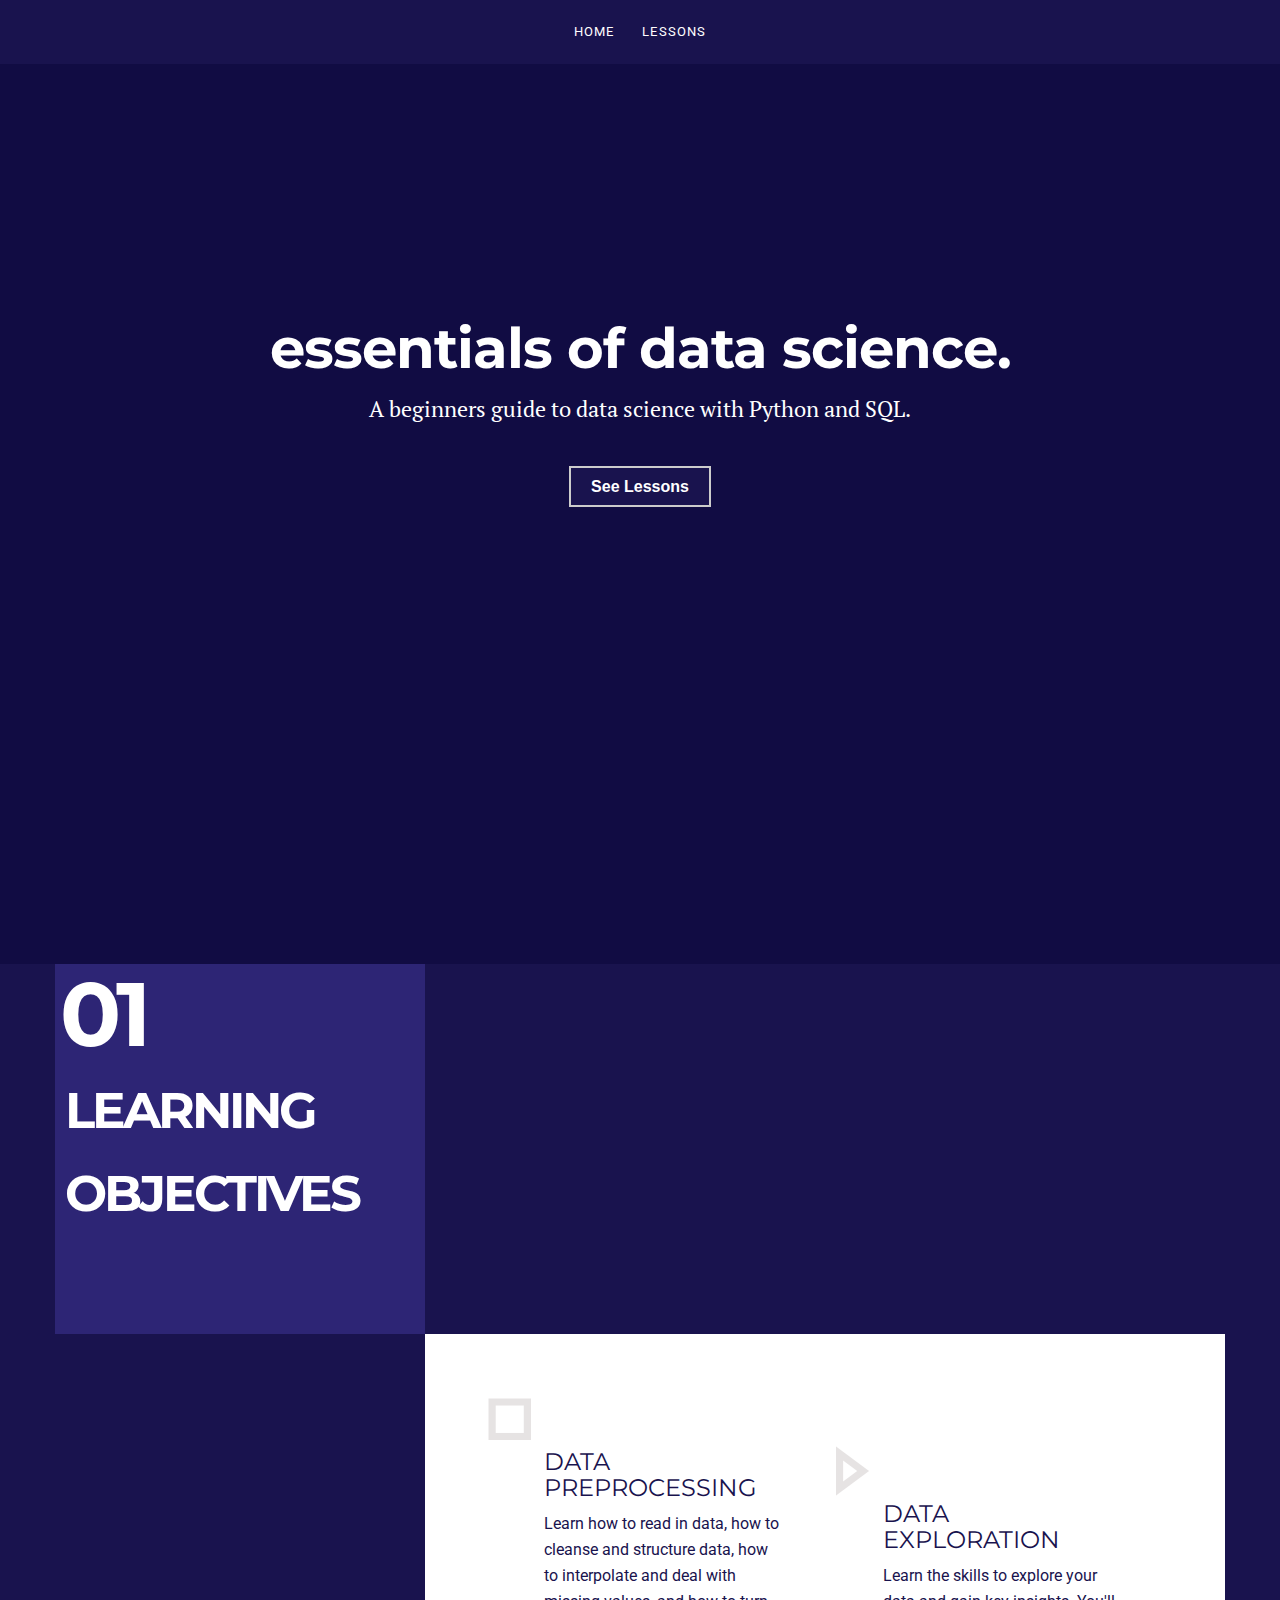
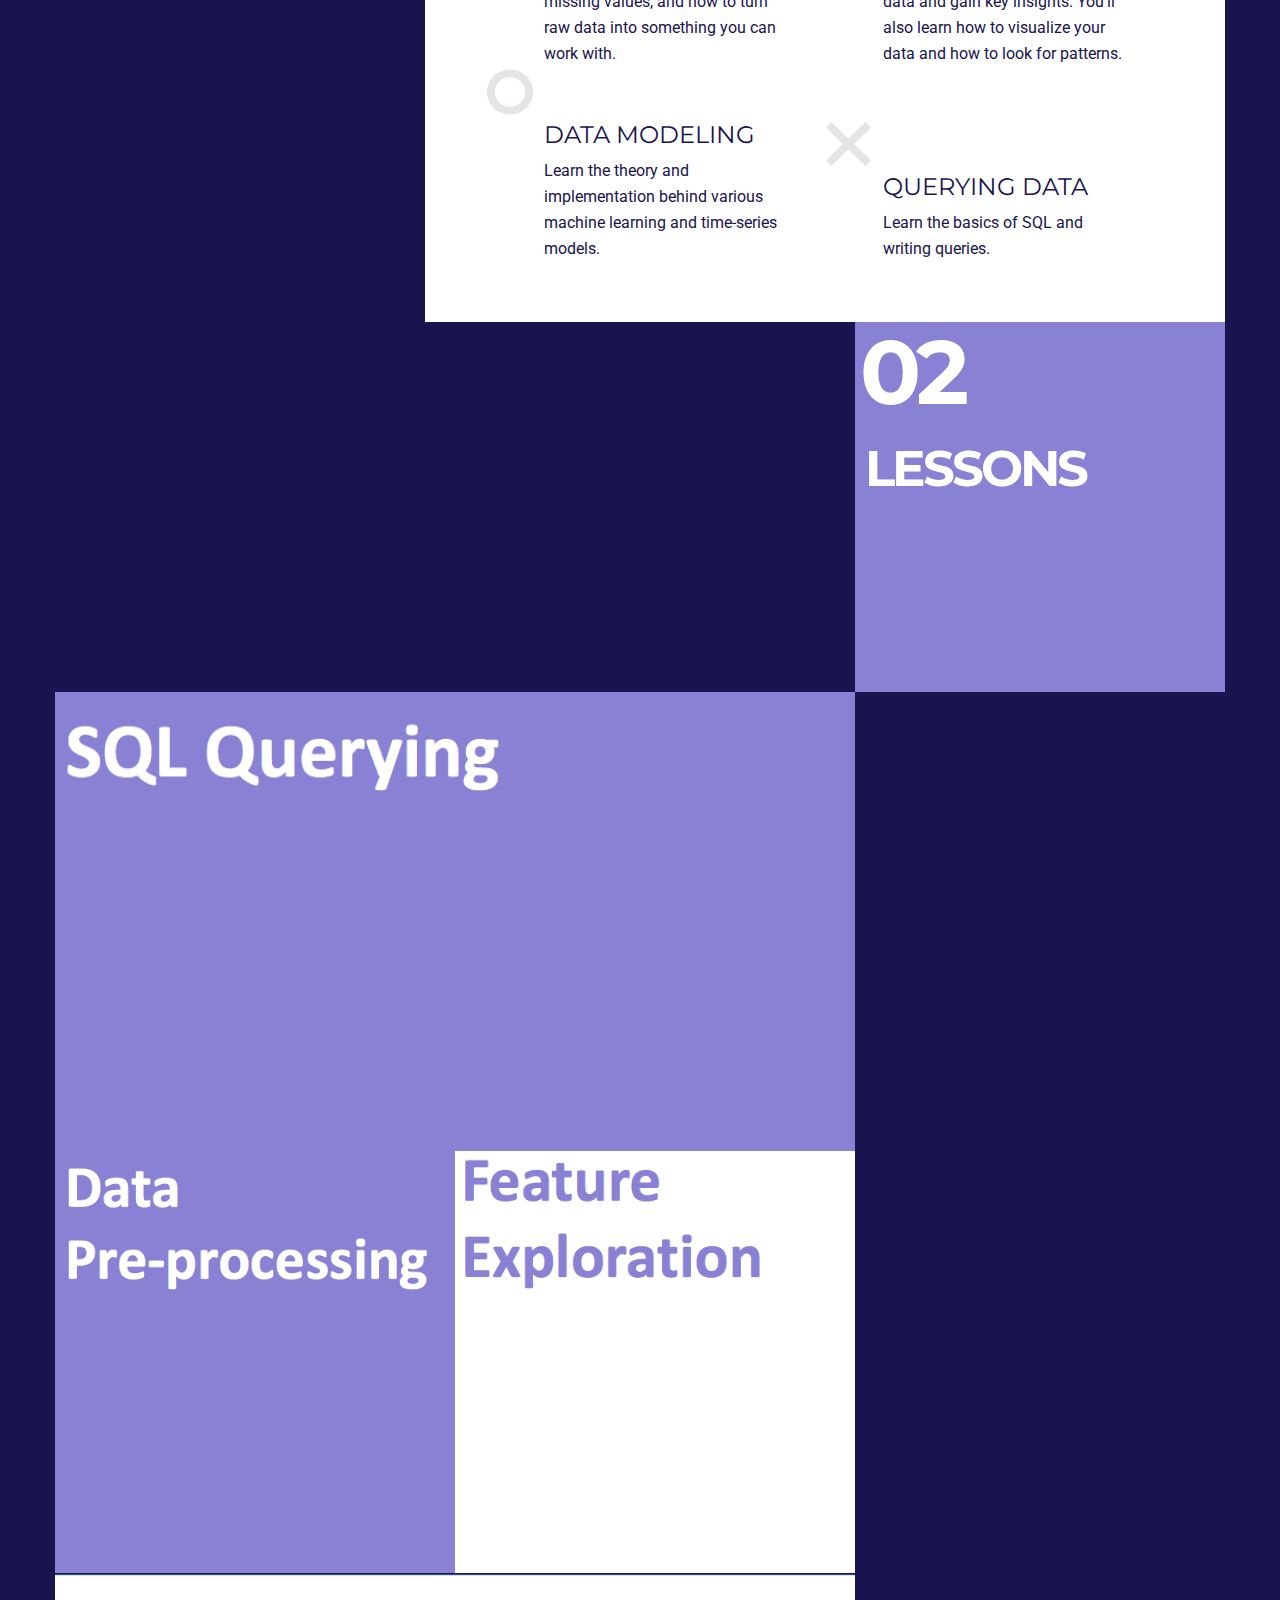
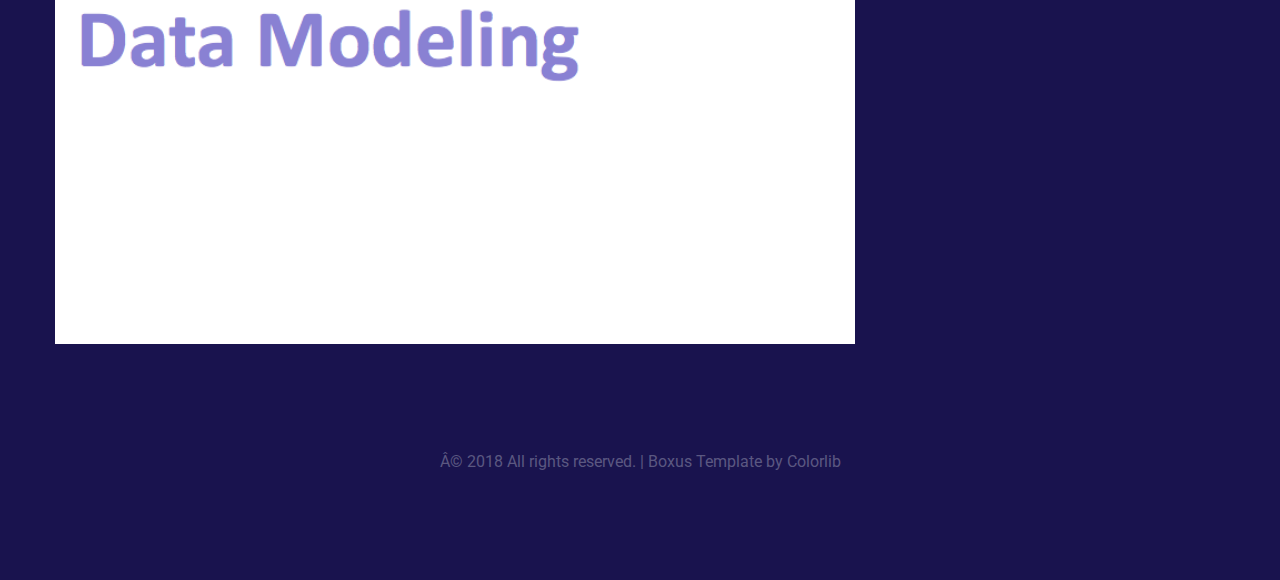
<file: index.html>
<!DOCTYPE HTML> 
<html lang="en-US">
    <head>
        <title>Essentials of Data Science</title>
        <meta https-equiv="Content-Type" content="text/html; charset=UTF-8">
        <meta name="description" content="Template by Colorlib" />
        <meta name="keywords" content="HTML, CSS, JavaScript, PHP" />
        <meta name="author" content="Colorlib" />
        <meta name="viewport" content="width=device-width, initial-scale=1, maximum-scale=1">
 
        <link rel="shortcut icon" href="images/favicon.png" />
        <link href='https://fonts.googleapis.com/css?family=Roboto:300,400,400i,700,700i,900|Montserrat:400,700|PT+Serif' rel='stylesheet' type='text/css'>
        <link rel="stylesheet" type="text/css"  href='css/clear.css' />
        <link rel="stylesheet" type="text/css"  href='css/common.css' />
        <link rel="stylesheet" type="text/css"  href='css/font-awesome.min.css' />
        <link rel="stylesheet" type="text/css"  href='css/carouFredSel.css' />
        <link rel="stylesheet" type="text/css"  href='css/prettyPhoto.css' />
        <link rel="stylesheet" type="text/css"  href='css/sm-clean.css' />
        <link rel="stylesheet" type="text/css"  href='style.css' />

        <!--[if lt IE 9]>
                <script src="js/html5.js"></script>
        <![endif]-->

    </head>
    <body>

        <!-- Preloader Gif -->
        <table class="doc-loader">
            <tr>
                <td>
                    <img src="images/logo.png" alt="Loading..." />
                </td>
            </tr>
        </table>

        <!-- Menu -->
        <div class="menu-wrapper center-relative">
            <nav id="header-main-menu">
                <div class="mob-menu">MENU</div>
                <ul class="main-menu sm sm-clean">
                    <li><a href="#home">Home</a></li>
                    <li><a href="lessons.html">Lessons</a></li>
                </ul>
            </nav>
        </div>



        <!-- Home -->

        <div id="home" class="section intro-page">
            <div class="block content-1170 center-relative center-text">
                <br><br><br><br><br><br>
                <h1 class="big-title">essentials of data science. </h1>
                <p class="title-desc">A beginners guide to data science with Python and SQL. </p>
                <br><br> 
                <a href="lessons.html" class="lesson-redirect">See Lessons</a>
            </div>
        </div>
        



        <!-- What You'll Learn -->

        <div id="services" class="section">
            <div class="block content-1170 center-relative">
                <div class="section-title-holder left">
                    <div class="section-num">
                        <span>01</span>
                    </div>
                    <h2 class="entry-title">LEARNING <br> OBJECTIVES</h2>
                </div>
                <div class="section-content-holder right">
                    <div class="content-wrapper">
                        <script>
                            var slider1_speed = "500";
                            var slider1_auto = "false";
                            var slider1_hover = "true";
                        </script>
                        <div class="image-slider-wrapper relative service slider1">
                            <a id="slider1_next" class="image_slider_next" href ="#"></a>

                            <ul id="slider1" class="image-slider slides">
                                <li>
                                    <div class="service-holder ">
                                        <img src="demo-images/icon_01.png" alt="">
                                        <div class="service-content-holder">
                                            <div class="service-title">DATA PREPROCESSING</div>
                                            <div class="service-content">
                                                Learn how to read in data, how to cleanse and structure data, how to interpolate and deal with missing values, and how to turn raw data into something you can work with.<br />
                                            </div>
                                        </div>
                                    </div>
                                    <div class="service-holder ">
                                        <img src="demo-images/icon_02.png" alt="">
                                        <div class="service-content-holder">
                                            <div class="service-title">DATA EXPLORATION</div>
                                            <div class="service-content">
                                                Learn the skills to explore your data and gain key insights. You'll also learn how to visualize your data and how to look for patterns.<br />
                                            </div>
                                        </div>
                                    </div>
                                    <div class="service-holder ">
                                        <img src="demo-images/icon_03.png" alt="">
                                        <div class="service-content-holder">
                                            <div class="service-title">DATA MODELING</div>
                                            <div class="service-content">
                                                Learn the theory and implementation behind various machine learning and time-series models.  <br />
                                            </div>
                                        </div>
                                    </div>
                                    <div class="service-holder ">
                                        <img src="demo-images/icon_04.png" alt="">
                                        <div class="service-content-holder">
                                            <div class="service-title">QUERYING DATA</div>
                                            <div class="service-content">
                                                Learn the basics of SQL and writing queries. <br />
                                            </div>
                                        </div>
                                    </div>
                                </li>
                                <li>
                                    <div class="service-holder ">
                                        <img src="demo-images/icon_03.png" alt="">
                                        <div class="service-content-holder">
                                            <div class="service-title">PYTHON</div>
                                            <div class="service-content">
                                                Learn how to use Python for analyzing data.<br />
                                            </div>
                                        </div>
                                    </div>
                                    <div class="service-holder ">
                                        <img src="demo-images/icon_04.png" alt="">
                                        <div class="service-content-holder">
                                            <div class="service-title">SQL</div>
                                            <div class="service-content">
                                                Learn how to use SQL to query data.<br />
                                            </div>
                                        </div>
                                    </div>
                                    <div class="service-holder ">
                                        <img src="demo-images/icon_02.png" alt="">
                                        <div class="service-content-holder">
                                            <div class="service-title">MODELS</div>
                                            <div class="service-content">
                                                Learn how to implement and understand models commonly used in fitting data.<br />
                                            </div>
                                        </div>
                                    </div>
                                    <div class="service-holder ">
                                        <img src="demo-images/icon_01.png" alt="">
                                        <div class="service-content-holder">
                                            <div class="service-title">LIBRARIES</div>
                                            <div class="service-content">
                                                Learn how to use libraries commonly used in data analytics including pandas, numpy, sklean, matplotlib, and more. <br />
                                            </div>
                                        </div>
                                    </div>
                                </li>
                            </ul>
                            <div class = "clear"></div>
                        </div>

                    </div>
                </div>
                <div class='clear'></div>
            </div>
        </div>


        <!-- Lessons -->
        <div id="portfolio" class="section">
            <div class="block content-1170 center-relative">
                <div class="section-title-holder right">
                    <div class="section-num">
                        <span>02</span>
                    </div>
                    <h2 class="entry-title">Lessons</h2>
                </div>
                <div class="section-content-holder portfolio-holder left">
                    <div class="grid" id="portfolio-grid">
                        <div class="grid-sizer"></div>
                        <div class="grid-item element-item p_one">
                            <a href="lessons.html#queries"> <!-- Popup from individual lessons lessons.html#divid to anchor-->
                                <img src="images/sql_bg_final.png" alt="">
                                <div class="portfolio-text-holder">
                                    <div class="portfolio-text-wrapper">
                                        <p class="portfolio-type">
                                           
                                        </p>
                                        <p class="portfolio-text">SQL Querying</p>
                                        <p class="portfolio-sec-text">Learn the basic SQL syntax using simple examples.</p>
                                    </div>
                                </div>
                            </a>
                        </div>
                        <div class="grid-item element-item p_one_half">
                            <a href="lessons.html#DP">
                                <img src="images/prefixed.png" alt="">
                                <div class="portfolio-text-holder">
                                    <div class="portfolio-text-wrapper">
                                        <p class="portfolio-type">
                                            
                                        </p>
                                        <p class="portfolio-text">Data Preprocessing</p>
                                        <p class="portfolio-sec-text">Learn to use Python for aggregating, cleansing, and preparing data.</p>
                                    </div>
                                </div>
                            </a>
                        </div>
                        <div class="grid-item element-item p_one_half">
                            <a href="lessons.html#DE">
                                <img src="images/featurefinal.png" alt="">
                                <div class="portfolio-text-holder">
                                    <div class="portfolio-text-wrapper">
                                        <p class="portfolio-type">
                                            
                                        </p>
                                        <p class="portfolio-text">Feature Exploration</p>
                                        <p class="portfolio-sec-text">Learn how to gain insight from raw data, work with features, and obtain key summary statistics.</p>
                                    </div>
                                </div>
                            </a>
                        </div>
                        <div class="grid-item element-item p_one">
                            <a href="lessons.html#DM">
                                <img src="images/datamodelfinal.png" alt="">
                                <div class="portfolio-text-holder">
                                    <div class="portfolio-text-wrapper">
                                        <p class="portfolio-type">
                                            
                                        </p>
                                        <p class="portfolio-text">Data Modeling</p>
                                        <p class="portfolio-sec-text">Learn how to key concepts in machine learning while implementing various time-series, regression and classification models.</p>
                                    </div>
                                </div>
                            </a>
                        </div>
                    </div>
                </div>
                <div class="clear"></div>
            </div>
            <div class="clear"></div>
        </div>

        <!-- Footer -->

        <footer>
            <div class="footer content-1170 center-relative">
                <ul>
                    <li class="copyright-footer">
                        © 2018 All rights reserved. | Boxus Template by <a href="httpss://colorlib.com" target="_blank">Colorlib</a>
                    </li>
                </ul>
            </div>
        </footer>


        <!--Load JavaScript-->
        <script type="text/javascript" src="js/jquery.js"></script>
        <script type='text/javascript' src='js/jquery.sticky-kit.min.js'></script>
        <script type='text/javascript' src='js/jquery.smartmenus.min.js'></script>
        <script type='text/javascript' src='js/jquery.sticky.js'></script>
        <script type='text/javascript' src='js/jquery.dryMenu.js'></script>
        <script type='text/javascript' src='js/isotope.pkgd.js'></script>
        <script type='text/javascript' src='js/jquery.carouFredSel-6.2.0-packed.js'></script>
        <script type='text/javascript' src='js/jquery.mousewheel.min.js'></script>
        <script type='text/javascript' src='js/jquery.touchSwipe.min.js'></script>
        <script type='text/javascript' src='js/jquery.easing.1.3.js'></script>
        <script type='text/javascript' src='js/imagesloaded.pkgd.js'></script>
        <script type='text/javascript' src='js/jquery.prettyPhoto.js'></script>
        <script type='text/javascript' src='js/main.js'></script>
    </body>
</html>
</file>
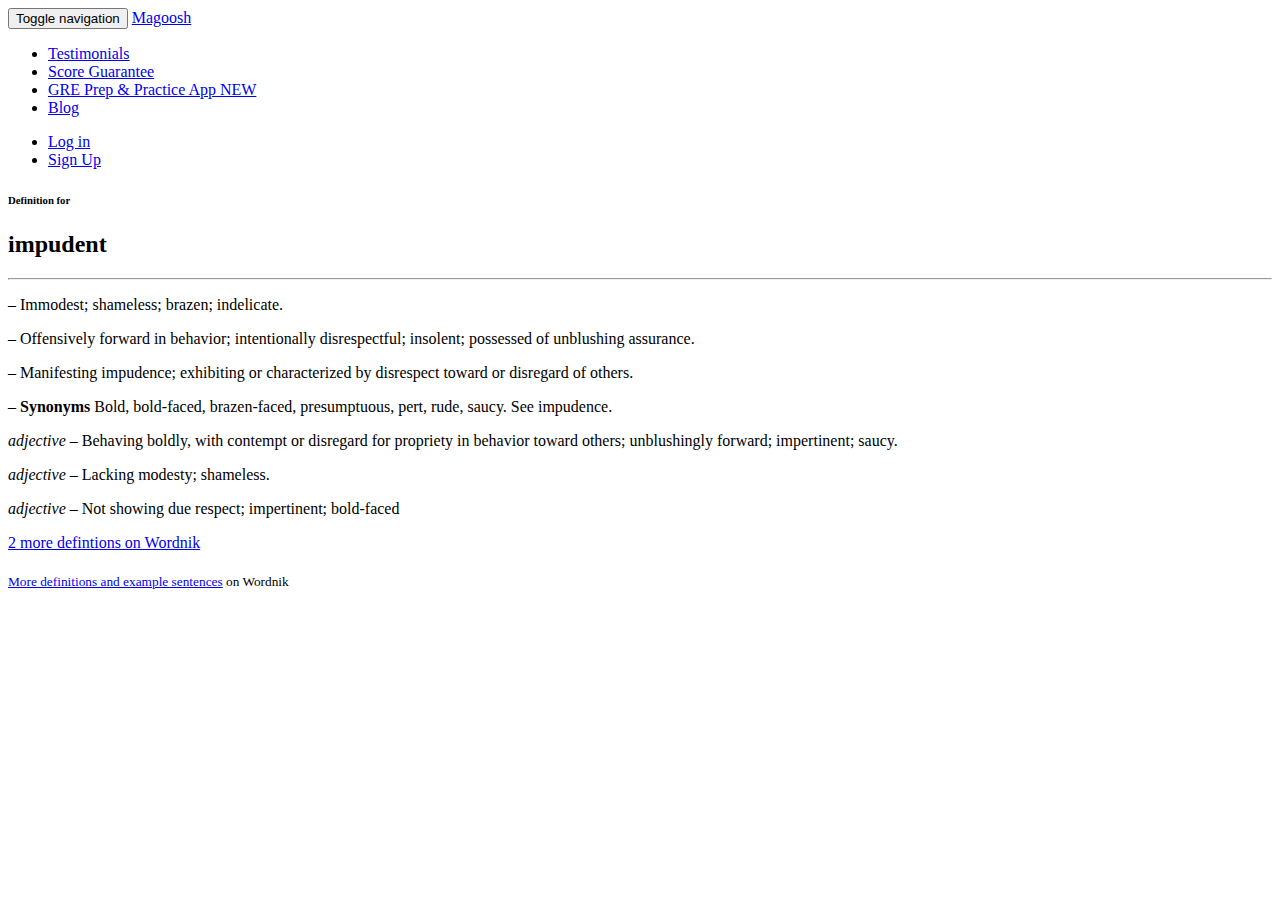
<file: denigrate.htm>
<!DOCTYPE html>
<html>
<head>
<meta charset='UTF-8' content='text/html' http-equiv='Content-Type'>
<script>window.NREUM||(NREUM={});NREUM.info={"beacon":"bam.nr-data.net","errorBeacon":"bam.nr-data.net","licenseKey":"d4a42d3ddf","applicationID":"227865325","transactionName":"JV1eTUsODw5XRRZXVwBbXlBNCAwMQRhKW10R","queueTime":0,"applicationTime":399,"agent":""}</script>
<script>(window.NREUM||(NREUM={})).loader_config={xpid:"VgcAVF9QCxACVlZaAQQEVFE=",licenseKey:"d4a42d3ddf",applicationID:"227865325"};window.NREUM||(NREUM={}),__nr_require=function(t,n,e){function r(e){if(!n[e]){var o=n[e]={exports:{}};t[e][0].call(o.exports,function(n){var o=t[e][1][n];return r(o||n)},o,o.exports)}return n[e].exports}if("function"==typeof __nr_require)return __nr_require;for(var o=0;o<e.length;o++)r(e[o]);return r}({1:[function(t,n,e){function r(t){try{s.console&&console.log(t)}catch(n){}}var o,i=t("ee"),a=t(21),s={};try{o=localStorage.getItem("__nr_flags").split(","),console&&"function"==typeof console.log&&(s.console=!0,o.indexOf("dev")!==-1&&(s.dev=!0),o.indexOf("nr_dev")!==-1&&(s.nrDev=!0))}catch(c){}s.nrDev&&i.on("internal-error",function(t){r(t.stack)}),s.dev&&i.on("fn-err",function(t,n,e){r(e.stack)}),s.dev&&(r("NR AGENT IN DEVELOPMENT MODE"),r("flags: "+a(s,function(t,n){return t}).join(", ")))},{}],2:[function(t,n,e){function r(t,n,e,r,s){try{p?p-=1:o(s||new UncaughtException(t,n,e),!0)}catch(f){try{i("ierr",[f,c.now(),!0])}catch(d){}}return"function"==typeof u&&u.apply(this,a(arguments))}function UncaughtException(t,n,e){this.message=t||"Uncaught error with no additional information",this.sourceURL=n,this.line=e}function o(t,n){var e=n?null:c.now();i("err",[t,e])}var i=t("handle"),a=t(22),s=t("ee"),c=t("loader"),f=t("gos"),u=window.onerror,d=!1,l="nr@seenError",p=0;c.features.err=!0,t(1),window.onerror=r;try{throw new Error}catch(h){"stack"in h&&(t(9),t(8),"addEventListener"in window&&t(5),c.xhrWrappable&&t(10),d=!0)}s.on("fn-start",function(t,n,e){d&&(p+=1)}),s.on("fn-err",function(t,n,e){d&&!e[l]&&(f(e,l,function(){return!0}),this.thrown=!0,o(e))}),s.on("fn-end",function(){d&&!this.thrown&&p>0&&(p-=1)}),s.on("internal-error",function(t){i("ierr",[t,c.now(),!0])})},{}],3:[function(t,n,e){t("loader").features.ins=!0},{}],4:[function(t,n,e){function r(t){}if(window.performance&&window.performance.timing&&window.performance.getEntriesByType){var o=t("ee"),i=t("handle"),a=t(9),s=t(8),c="learResourceTimings",f="addEventListener",u="resourcetimingbufferfull",d="bstResource",l="resource",p="-start",h="-end",m="fn"+p,w="fn"+h,v="bstTimer",g="pushState",y=t("loader");y.features.stn=!0,t(7),"addEventListener"in window&&t(5);var x=NREUM.o.EV;o.on(m,function(t,n){var e=t[0];e instanceof x&&(this.bstStart=y.now())}),o.on(w,function(t,n){var e=t[0];e instanceof x&&i("bst",[e,n,this.bstStart,y.now()])}),a.on(m,function(t,n,e){this.bstStart=y.now(),this.bstType=e}),a.on(w,function(t,n){i(v,[n,this.bstStart,y.now(),this.bstType])}),s.on(m,function(){this.bstStart=y.now()}),s.on(w,function(t,n){i(v,[n,this.bstStart,y.now(),"requestAnimationFrame"])}),o.on(g+p,function(t){this.time=y.now(),this.startPath=location.pathname+location.hash}),o.on(g+h,function(t){i("bstHist",[location.pathname+location.hash,this.startPath,this.time])}),f in window.performance&&(window.performance["c"+c]?window.performance[f](u,function(t){i(d,[window.performance.getEntriesByType(l)]),window.performance["c"+c]()},!1):window.performance[f]("webkit"+u,function(t){i(d,[window.performance.getEntriesByType(l)]),window.performance["webkitC"+c]()},!1)),document[f]("scroll",r,{passive:!0}),document[f]("keypress",r,!1),document[f]("click",r,!1)}},{}],5:[function(t,n,e){function r(t){for(var n=t;n&&!n.hasOwnProperty(u);)n=Object.getPrototypeOf(n);n&&o(n)}function o(t){s.inPlace(t,[u,d],"-",i)}function i(t,n){return t[1]}var a=t("ee").get("events"),s=t("wrap-function")(a,!0),c=t("gos"),f=XMLHttpRequest,u="addEventListener",d="removeEventListener";n.exports=a,"getPrototypeOf"in Object?(r(document),r(window),r(f.prototype)):f.prototype.hasOwnProperty(u)&&(o(window),o(f.prototype)),a.on(u+"-start",function(t,n){var e=t[1],r=c(e,"nr@wrapped",function(){function t(){if("function"==typeof e.handleEvent)return e.handleEvent.apply(e,arguments)}var n={object:t,"function":e}[typeof e];return n?s(n,"fn-",null,n.name||"anonymous"):e});this.wrapped=t[1]=r}),a.on(d+"-start",function(t){t[1]=this.wrapped||t[1]})},{}],6:[function(t,n,e){function r(t,n,e){var r=t[n];"function"==typeof r&&(t[n]=function(){var t=i(arguments),n={};o.emit(e+"before-start",[t],n);var a;n[m]&&n[m].dt&&(a=n[m].dt);var s=r.apply(this,t);return o.emit(e+"start",[t,a],s),s.then(function(t){return o.emit(e+"end",[null,t],s),t},function(t){throw o.emit(e+"end",[t],s),t})})}var o=t("ee").get("fetch"),i=t(22),a=t(21);n.exports=o;var s=window,c="fetch-",f=c+"body-",u=["arrayBuffer","blob","json","text","formData"],d=s.Request,l=s.Response,p=s.fetch,h="prototype",m="nr@context";d&&l&&p&&(a(u,function(t,n){r(d[h],n,f),r(l[h],n,f)}),r(s,"fetch",c),o.on(c+"end",function(t,n){var e=this;if(n){var r=n.headers.get("content-length");null!==r&&(e.rxSize=r),o.emit(c+"done",[null,n],e)}else o.emit(c+"done",[t],e)}))},{}],7:[function(t,n,e){var r=t("ee").get("history"),o=t("wrap-function")(r);n.exports=r;var i=window.history&&window.history.constructor&&window.history.constructor.prototype,a=window.history;i&&i.pushState&&i.replaceState&&(a=i),o.inPlace(a,["pushState","replaceState"],"-")},{}],8:[function(t,n,e){var r=t("ee").get("raf"),o=t("wrap-function")(r),i="equestAnimationFrame";n.exports=r,o.inPlace(window,["r"+i,"mozR"+i,"webkitR"+i,"msR"+i],"raf-"),r.on("raf-start",function(t){t[0]=o(t[0],"fn-")})},{}],9:[function(t,n,e){function r(t,n,e){t[0]=a(t[0],"fn-",null,e)}function o(t,n,e){this.method=e,this.timerDuration=isNaN(t[1])?0:+t[1],t[0]=a(t[0],"fn-",this,e)}var i=t("ee").get("timer"),a=t("wrap-function")(i),s="setTimeout",c="setInterval",f="clearTimeout",u="-start",d="-";n.exports=i,a.inPlace(window,[s,"setImmediate"],s+d),a.inPlace(window,[c],c+d),a.inPlace(window,[f,"clearImmediate"],f+d),i.on(c+u,r),i.on(s+u,o)},{}],10:[function(t,n,e){function r(t,n){d.inPlace(n,["onreadystatechange"],"fn-",s)}function o(){var t=this,n=u.context(t);t.readyState>3&&!n.resolved&&(n.resolved=!0,u.emit("xhr-resolved",[],t)),d.inPlace(t,g,"fn-",s)}function i(t){y.push(t),h&&(b?b.then(a):w?w(a):(E=-E,O.data=E))}function a(){for(var t=0;t<y.length;t++)r([],y[t]);y.length&&(y=[])}function s(t,n){return n}function c(t,n){for(var e in t)n[e]=t[e];return n}t(5);var f=t("ee"),u=f.get("xhr"),d=t("wrap-function")(u),l=NREUM.o,p=l.XHR,h=l.MO,m=l.PR,w=l.SI,v="readystatechange",g=["onload","onerror","onabort","onloadstart","onloadend","onprogress","ontimeout"],y=[];n.exports=u;var x=window.XMLHttpRequest=function(t){var n=new p(t);try{u.emit("new-xhr",[n],n),n.addEventListener(v,o,!1)}catch(e){try{u.emit("internal-error",[e])}catch(r){}}return n};if(c(p,x),x.prototype=p.prototype,d.inPlace(x.prototype,["open","send"],"-xhr-",s),u.on("send-xhr-start",function(t,n){r(t,n),i(n)}),u.on("open-xhr-start",r),h){var b=m&&m.resolve();if(!w&&!m){var E=1,O=document.createTextNode(E);new h(a).observe(O,{characterData:!0})}}else f.on("fn-end",function(t){t[0]&&t[0].type===v||a()})},{}],11:[function(t,n,e){function r(t){if(!i(t))return null;var n=window.NREUM;if(!n.loader_config)return null;var e=(n.loader_config.accountID||"").toString()||null,r=(n.loader_config.agentID||"").toString()||null,s=(n.loader_config.trustKey||"").toString()||null;if(!e||!r)return null;var c=a.generateCatId(),f=a.generateCatId(),u=Date.now(),d=o(c,f,u,e,r,s);return{header:d,guid:c,traceId:f,timestamp:u}}function o(t,n,e,r,o,i){var a="btoa"in window&&"function"==typeof window.btoa;if(!a)return null;var s={v:[0,1],d:{ty:"Browser",ac:r,ap:o,id:t,tr:n,ti:e}};return i&&r!==i&&(s.d.tk=i),btoa(JSON.stringify(s))}function i(t){var n=!1,e=!1,r={};if("init"in NREUM&&"distributed_tracing"in NREUM.init&&(r=NREUM.init.distributed_tracing,e=!!r.enabled),e)if(t.sameOrigin)n=!0;else if(r.allowed_origins instanceof Array)for(var o=0;o<r.allowed_origins.length;o++){var i=s(r.allowed_origins[o]);if(t.hostname===i.hostname&&t.protocol===i.protocol&&t.port===i.port){n=!0;break}}return e&&n}var a=t(19),s=t(13);n.exports={generateTracePayload:r,shouldGenerateTrace:i}},{}],12:[function(t,n,e){function r(t){var n=this.params,e=this.metrics;if(!this.ended){this.ended=!0;for(var r=0;r<l;r++)t.removeEventListener(d[r],this.listener,!1);n.aborted||(e.duration=a.now()-this.startTime,this.loadCaptureCalled||4!==t.readyState?null==n.status&&(n.status=0):i(this,t),e.cbTime=this.cbTime,u.emit("xhr-done",[t],t),s("xhr",[n,e,this.startTime]))}}function o(t,n){var e=c(n),r=t.params;r.host=e.hostname+":"+e.port,r.pathname=e.pathname,t.parsedOrigin=c(n),t.sameOrigin=t.parsedOrigin.sameOrigin}function i(t,n){t.params.status=n.status;var e=w(n,t.lastSize);if(e&&(t.metrics.rxSize=e),t.sameOrigin){var r=n.getResponseHeader("X-NewRelic-App-Data");r&&(t.params.cat=r.split(", ").pop())}t.loadCaptureCalled=!0}var a=t("loader");if(a.xhrWrappable){var s=t("handle"),c=t(13),f=t(11).generateTracePayload,u=t("ee"),d=["load","error","abort","timeout"],l=d.length,p=t("id"),h=t(17),m=t(16),w=t(14),v=window.XMLHttpRequest;a.features.xhr=!0,t(10),t(6),u.on("new-xhr",function(t){var n=this;n.totalCbs=0,n.called=0,n.cbTime=0,n.end=r,n.ended=!1,n.xhrGuids={},n.lastSize=null,n.loadCaptureCalled=!1,t.addEventListener("load",function(e){i(n,t)},!1),h&&(h>34||h<10)||window.opera||t.addEventListener("progress",function(t){n.lastSize=t.loaded},!1)}),u.on("open-xhr-start",function(t){this.params={method:t[0]},o(this,t[1]),this.metrics={}}),u.on("open-xhr-end",function(t,n){"loader_config"in NREUM&&"xpid"in NREUM.loader_config&&this.sameOrigin&&n.setRequestHeader("X-NewRelic-ID",NREUM.loader_config.xpid);var e=f(this.parsedOrigin);e&&e.header&&(n.setRequestHeader("newrelic",e.header),this.dt=e)}),u.on("send-xhr-start",function(t,n){var e=this.metrics,r=t[0],o=this;if(e&&r){var i=m(r);i&&(e.txSize=i)}this.startTime=a.now(),this.listener=function(t){try{"abort"!==t.type||o.loadCaptureCalled||(o.params.aborted=!0),("load"!==t.type||o.called===o.totalCbs&&(o.onloadCalled||"function"!=typeof n.onload))&&o.end(n)}catch(e){try{u.emit("internal-error",[e])}catch(r){}}};for(var s=0;s<l;s++)n.addEventListener(d[s],this.listener,!1)}),u.on("xhr-cb-time",function(t,n,e){this.cbTime+=t,n?this.onloadCalled=!0:this.called+=1,this.called!==this.totalCbs||!this.onloadCalled&&"function"==typeof e.onload||this.end(e)}),u.on("xhr-load-added",function(t,n){var e=""+p(t)+!!n;this.xhrGuids&&!this.xhrGuids[e]&&(this.xhrGuids[e]=!0,this.totalCbs+=1)}),u.on("xhr-load-removed",function(t,n){var e=""+p(t)+!!n;this.xhrGuids&&this.xhrGuids[e]&&(delete this.xhrGuids[e],this.totalCbs-=1)}),u.on("addEventListener-end",function(t,n){n instanceof v&&"load"===t[0]&&u.emit("xhr-load-added",[t[1],t[2]],n)}),u.on("removeEventListener-end",function(t,n){n instanceof v&&"load"===t[0]&&u.emit("xhr-load-removed",[t[1],t[2]],n)}),u.on("fn-start",function(t,n,e){n instanceof v&&("onload"===e&&(this.onload=!0),("load"===(t[0]&&t[0].type)||this.onload)&&(this.xhrCbStart=a.now()))}),u.on("fn-end",function(t,n){this.xhrCbStart&&u.emit("xhr-cb-time",[a.now()-this.xhrCbStart,this.onload,n],n)}),u.on("fetch-before-start",function(t){var n,e=t[1]||{};"string"==typeof t[0]?n=t[0]:t[0]&&t[0].url&&(n=t[0].url),n&&(this.parsedOrigin=c(n),this.sameOrigin=this.parsedOrigin.sameOrigin);var r=f(this.parsedOrigin);if(r&&r.header){var o=r.header;if("string"==typeof t[0]){var i={};for(var a in e)i[a]=e[a];i.headers=new Headers(e.headers||{}),i.headers.set("newrelic",o),this.dt=r,t.length>1?t[1]=i:t.push(i)}else t[0]&&t[0].headers&&(t[0].headers.append("newrelic",o),this.dt=r)}})}},{}],13:[function(t,n,e){var r={};n.exports=function(t){if(t in r)return r[t];var n=document.createElement("a"),e=window.location,o={};n.href=t,o.port=n.port;var i=n.href.split("://");!o.port&&i[1]&&(o.port=i[1].split("/")[0].split("@").pop().split(":")[1]),o.port&&"0"!==o.port||(o.port="https"===i[0]?"443":"80"),o.hostname=n.hostname||e.hostname,o.pathname=n.pathname,o.protocol=i[0],"/"!==o.pathname.charAt(0)&&(o.pathname="/"+o.pathname);var a=!n.protocol||":"===n.protocol||n.protocol===e.protocol,s=n.hostname===document.domain&&n.port===e.port;return o.sameOrigin=a&&(!n.hostname||s),"/"===o.pathname&&(r[t]=o),o}},{}],14:[function(t,n,e){function r(t,n){var e=t.responseType;return"json"===e&&null!==n?n:"arraybuffer"===e||"blob"===e||"json"===e?o(t.response):"text"===e||"document"===e||""===e||void 0===e?o(t.responseText):void 0}var o=t(16);n.exports=r},{}],15:[function(t,n,e){function r(){}function o(t,n,e){return function(){return i(t,[f.now()].concat(s(arguments)),n?null:this,e),n?void 0:this}}var i=t("handle"),a=t(21),s=t(22),c=t("ee").get("tracer"),f=t("loader"),u=NREUM;"undefined"==typeof window.newrelic&&(newrelic=u);var d=["setPageViewName","setCustomAttribute","setErrorHandler","finished","addToTrace","inlineHit","addRelease"],l="api-",p=l+"ixn-";a(d,function(t,n){u[n]=o(l+n,!0,"api")}),u.addPageAction=o(l+"addPageAction",!0),u.setCurrentRouteName=o(l+"routeName",!0),n.exports=newrelic,u.interaction=function(){return(new r).get()};var h=r.prototype={createTracer:function(t,n){var e={},r=this,o="function"==typeof n;return i(p+"tracer",[f.now(),t,e],r),function(){if(c.emit((o?"":"no-")+"fn-start",[f.now(),r,o],e),o)try{return n.apply(this,arguments)}catch(t){throw c.emit("fn-err",[arguments,this,t],e),t}finally{c.emit("fn-end",[f.now()],e)}}}};a("actionText,setName,setAttribute,save,ignore,onEnd,getContext,end,get".split(","),function(t,n){h[n]=o(p+n)}),newrelic.noticeError=function(t,n){"string"==typeof t&&(t=new Error(t)),i("err",[t,f.now(),!1,n])}},{}],16:[function(t,n,e){n.exports=function(t){if("string"==typeof t&&t.length)return t.length;if("object"==typeof t){if("undefined"!=typeof ArrayBuffer&&t instanceof ArrayBuffer&&t.byteLength)return t.byteLength;if("undefined"!=typeof Blob&&t instanceof Blob&&t.size)return t.size;if(!("undefined"!=typeof FormData&&t instanceof FormData))try{return JSON.stringify(t).length}catch(n){return}}}},{}],17:[function(t,n,e){var r=0,o=navigator.userAgent.match(/Firefox[\/\s](\d+\.\d+)/);o&&(r=+o[1]),n.exports=r},{}],18:[function(t,n,e){function r(t,n){var e=t.getEntries();e.forEach(function(t){"first-paint"===t.name?c("timing",["fp",Math.floor(t.startTime)]):"first-contentful-paint"===t.name&&c("timing",["fcp",Math.floor(t.startTime)])})}function o(t,n){var e=t.getEntries();e.length>0&&c("lcp",[e[e.length-1]])}function i(t){if(t instanceof u&&!l){var n,e=Math.round(t.timeStamp);n=e>1e12?Date.now()-e:f.now()-e,l=!0,c("timing",["fi",e,{type:t.type,fid:n}])}}if(!("init"in NREUM&&"page_view_timing"in NREUM.init&&"enabled"in NREUM.init.page_view_timing&&NREUM.init.page_view_timing.enabled===!1)){var a,s,c=t("handle"),f=t("loader"),u=NREUM.o.EV;if("PerformanceObserver"in window&&"function"==typeof window.PerformanceObserver){a=new PerformanceObserver(r),s=new PerformanceObserver(o);try{a.observe({entryTypes:["paint"]}),s.observe({entryTypes:["largest-contentful-paint"]})}catch(d){}}if("addEventListener"in document){var l=!1,p=["click","keydown","mousedown","pointerdown","touchstart"];p.forEach(function(t){document.addEventListener(t,i,!1)})}}},{}],19:[function(t,n,e){function r(){function t(){return n?15&n[e++]:16*Math.random()|0}var n=null,e=0,r=window.crypto||window.msCrypto;r&&r.getRandomValues&&(n=r.getRandomValues(new Uint8Array(31)));for(var o,i="xxxxxxxx-xxxx-4xxx-yxxx-xxxxxxxxxxxx",a="",s=0;s<i.length;s++)o=i[s],"x"===o?a+=t().toString(16):"y"===o?(o=3&t()|8,a+=o.toString(16)):a+=o;return a}function o(){function t(){return n?15&n[e++]:16*Math.random()|0}var n=null,e=0,r=window.crypto||window.msCrypto;r&&r.getRandomValues&&Uint8Array&&(n=r.getRandomValues(new Uint8Array(31)));for(var o=[],i=0;i<16;i++)o.push(t().toString(16));return o.join("")}n.exports={generateUuid:r,generateCatId:o}},{}],20:[function(t,n,e){function r(t,n){if(!o)return!1;if(t!==o)return!1;if(!n)return!0;if(!i)return!1;for(var e=i.split("."),r=n.split("."),a=0;a<r.length;a++)if(r[a]!==e[a])return!1;return!0}var o=null,i=null,a=/Version\/(\S+)\s+Safari/;if(navigator.userAgent){var s=navigator.userAgent,c=s.match(a);c&&s.indexOf("Chrome")===-1&&s.indexOf("Chromium")===-1&&(o="Safari",i=c[1])}n.exports={agent:o,version:i,match:r}},{}],21:[function(t,n,e){function r(t,n){var e=[],r="",i=0;for(r in t)o.call(t,r)&&(e[i]=n(r,t[r]),i+=1);return e}var o=Object.prototype.hasOwnProperty;n.exports=r},{}],22:[function(t,n,e){function r(t,n,e){n||(n=0),"undefined"==typeof e&&(e=t?t.length:0);for(var r=-1,o=e-n||0,i=Array(o<0?0:o);++r<o;)i[r]=t[n+r];return i}n.exports=r},{}],23:[function(t,n,e){n.exports={exists:"undefined"!=typeof window.performance&&window.performance.timing&&"undefined"!=typeof window.performance.timing.navigationStart}},{}],ee:[function(t,n,e){function r(){}function o(t){function n(t){return t&&t instanceof r?t:t?c(t,s,i):i()}function e(e,r,o,i){if(!l.aborted||i){t&&t(e,r,o);for(var a=n(o),s=m(e),c=s.length,f=0;f<c;f++)s[f].apply(a,r);var d=u[y[e]];return d&&d.push([x,e,r,a]),a}}function p(t,n){g[t]=m(t).concat(n)}function h(t,n){var e=g[t];if(e)for(var r=0;r<e.length;r++)e[r]===n&&e.splice(r,1)}function m(t){return g[t]||[]}function w(t){return d[t]=d[t]||o(e)}function v(t,n){f(t,function(t,e){n=n||"feature",y[e]=n,n in u||(u[n]=[])})}var g={},y={},x={on:p,addEventListener:p,removeEventListener:h,emit:e,get:w,listeners:m,context:n,buffer:v,abort:a,aborted:!1};return x}function i(){return new r}function a(){(u.api||u.feature)&&(l.aborted=!0,u=l.backlog={})}var s="nr@context",c=t("gos"),f=t(21),u={},d={},l=n.exports=o();l.backlog=u},{}],gos:[function(t,n,e){function r(t,n,e){if(o.call(t,n))return t[n];var r=e();if(Object.defineProperty&&Object.keys)try{return Object.defineProperty(t,n,{value:r,writable:!0,enumerable:!1}),r}catch(i){}return t[n]=r,r}var o=Object.prototype.hasOwnProperty;n.exports=r},{}],handle:[function(t,n,e){function r(t,n,e,r){o.buffer([t],r),o.emit(t,n,e)}var o=t("ee").get("handle");n.exports=r,r.ee=o},{}],id:[function(t,n,e){function r(t){var n=typeof t;return!t||"object"!==n&&"function"!==n?-1:t===window?0:a(t,i,function(){return o++})}var o=1,i="nr@id",a=t("gos");n.exports=r},{}],loader:[function(t,n,e){function r(){if(!E++){var t=b.info=NREUM.info,n=p.getElementsByTagName("script")[0];if(setTimeout(u.abort,3e4),!(t&&t.licenseKey&&t.applicationID&&n))return u.abort();f(y,function(n,e){t[n]||(t[n]=e)}),c("mark",["onload",a()+b.offset],null,"api");var e=p.createElement("script");e.src="https://"+t.agent,n.parentNode.insertBefore(e,n)}}function o(){"complete"===p.readyState&&i()}function i(){c("mark",["domContent",a()+b.offset],null,"api")}function a(){return O.exists&&performance.now?Math.round(performance.now()):(s=Math.max((new Date).getTime(),s))-b.offset}var s=(new Date).getTime(),c=t("handle"),f=t(21),u=t("ee"),d=t(20),l=window,p=l.document,h="addEventListener",m="attachEvent",w=l.XMLHttpRequest,v=w&&w.prototype;NREUM.o={ST:setTimeout,SI:l.setImmediate,CT:clearTimeout,XHR:w,REQ:l.Request,EV:l.Event,PR:l.Promise,MO:l.MutationObserver};var g=""+location,y={beacon:"bam.nr-data.net",errorBeacon:"bam.nr-data.net",agent:"js-agent.newrelic.com/nr-1167.min.js"},x=w&&v&&v[h]&&!/CriOS/.test(navigator.userAgent),b=n.exports={offset:s,now:a,origin:g,features:{},xhrWrappable:x,userAgent:d};t(15),t(18),p[h]?(p[h]("DOMContentLoaded",i,!1),l[h]("load",r,!1)):(p[m]("onreadystatechange",o),l[m]("onload",r)),c("mark",["firstbyte",s],null,"api");var E=0,O=t(23)},{}],"wrap-function":[function(t,n,e){function r(t){return!(t&&t instanceof Function&&t.apply&&!t[a])}var o=t("ee"),i=t(22),a="nr@original",s=Object.prototype.hasOwnProperty,c=!1;n.exports=function(t,n){function e(t,n,e,o){function nrWrapper(){var r,a,s,c;try{a=this,r=i(arguments),s="function"==typeof e?e(r,a):e||{}}catch(f){l([f,"",[r,a,o],s])}u(n+"start",[r,a,o],s);try{return c=t.apply(a,r)}catch(d){throw u(n+"err",[r,a,d],s),d}finally{u(n+"end",[r,a,c],s)}}return r(t)?t:(n||(n=""),nrWrapper[a]=t,d(t,nrWrapper),nrWrapper)}function f(t,n,o,i){o||(o="");var a,s,c,f="-"===o.charAt(0);for(c=0;c<n.length;c++)s=n[c],a=t[s],r(a)||(t[s]=e(a,f?s+o:o,i,s))}function u(e,r,o){if(!c||n){var i=c;c=!0;try{t.emit(e,r,o,n)}catch(a){l([a,e,r,o])}c=i}}function d(t,n){if(Object.defineProperty&&Object.keys)try{var e=Object.keys(t);return e.forEach(function(e){Object.defineProperty(n,e,{get:function(){return t[e]},set:function(n){return t[e]=n,n}})}),n}catch(r){l([r])}for(var o in t)s.call(t,o)&&(n[o]=t[o]);return n}function l(n){try{t.emit("internal-error",n)}catch(e){}}return t||(t=o),e.inPlace=f,e.flag=a,e}},{}]},{},["loader",2,12,4,3]);</script>
<meta content='OWk3iXQ2viqADNnKvXc7oWmZXkA4CN2fsCK0vMgoQs4' name='google-site-verification'>
<meta content='width=device-width, initial-scale=1' name='viewport'>
<link href='/favicon-16x16.png' rel='icon' sizes='16x16' type='image/png'>
<link href='/favicon-32x32.png' rel='icon' sizes='32x32' type='image/png'>
<link href='/favicon-96x96.png' rel='icon' sizes='96x96' type='image/png'>
<link href='/apple-touch-icon-precomposed.png' rel='apple-touch-icon-precomposed'>
<link href='/apple-touch-icon-72x72-precomposed.png' rel='apple-touch-icon-precomposed' sizes='72x72'>
<link href='/apple-touch-icon-114x114-precomposed.png' rel='apple-touch-icon-precomposed' sizes='114x114'>
<link href='/apple-touch-icon-144x144-precomposed.png' rel='apple-touch-icon-precomposed' sizes='144x144'>
<link href='https://gre.magoosh.com/definitions/impudent' rel='canonical'>
<!-- This script is only included in the head. There is a separate tag for the body -->
<script>(function(w,d,s,l,i){w[l]=w[l]||[];w[l].push({'gtm.start':
new Date().getTime(),event:'gtm.js'});var f=d.getElementsByTagName(s)[0],
j=d.createElement(s),dl=l!='dataLayer'?'&l='+l:'';j.async=true;j.src=
'https://www.googletagmanager.com/gtm.js?id='+i+dl;f.parentNode.insertBefore(j,f);
})(window,document,'script','dataLayer','GTM-KDKF3SN');</script>

<meta name="csrf-param" content="authenticity_token" />
<meta name="csrf-token" content="f108w18hxmWqJZgH/VgkhKbuxk7BXdX+UfqCsAjm9iZa6pazCRxFtZ1GxpKdeLrzlohbGNpRYd+2sxFSnor3FQ==" />

<link rel="stylesheet" media="screen" href="https://d296n67kxwq0ge.cloudfront.net/assets/application-6a71de53570ca70e154dbce2d184e3542093e332719a15218939b44cfb8e407c.css" />
<title>
impudent Definition - Magoosh GRE
</title>
</head>
<body class='u-margin-T-xl u-padding-T-xxs bg-gray-lighter'>
<nav class='navbar navbar-default navbar-fixed-top'>
<div class='container'>
<div class='navbar-header'>
<button class='navbar-toggle collapsed' data-target='#app-navbar-collapse' data-toggle='collapse'>
<span class='sr-only'>Toggle navigation</span>
<span class='icon-bar'></span>
<span class='icon-bar'></span>
<span class='icon-bar'></span>
</button>
<a alt='Magoosh Logo' class='navbar-brand  ' href='/' title=''>
Magoosh

</a>
</div>
<div class='collapse navbar-collapse' id='app-navbar-collapse'>
<ul class='nav navbar-nav' role='navigation'>
<!-- Logged out users see these links in the navbar -->
<li><a href="/testimonials">Testimonials</a></li>
<li><a href="/score-guarantee">Score Guarantee</a></li>
<li><a data-tracking="true" data-tracking-category="menu_bar" data-tracking-action="resources" data-tracking-label="gre_prep_&amp;_practice_app" data-tracking-value="" data-tracking-email="" href="https://gre.magoosh.com/prep-app">GRE Prep & Practice App&nbsp;<span class="label label-success label-pill">NEW</span></a></li>
<li><a data-tracking="true" data-tracking-category="menu_bar" data-tracking-action="resources" data-tracking-label="blog" data-tracking-value="" data-tracking-email="" href="http://magoosh.com/gre">Blog</a></li>
</ul>
<ul class='nav navbar-nav navbar-right' role='navigation'>
<li><a href="/login">Log in</a></li>
<li><a class="btn navbar-btn btn-primary" href="/plans">Sign Up</a></li>
</ul>
</div>
</div>
</nav>

<div class='container-small container-app u-margin-V-l'>


<h6 class='u-margin-B-n'>Definition for</h6>
<h2 class='u-margin-T-s'>impudent</h2>
<hr>
<p>
<em> &ndash;</em>
Immodest; shameless; brazen; indelicate.
</p>
<p>
<em> &ndash;</em>
Offensively forward in behavior; intentionally disrespectful; insolent; possessed of unblushing assurance.
</p>
<p>
<em> &ndash;</em>
Manifesting impudence; exhibiting or characterized by disrespect toward or disregard of others.
</p>
<p>
<em> &ndash;</em>
<strong>Synonyms</strong> Bold, bold-faced, brazen-faced, presumptuous, pert, rude, saucy. See <internalXref urlencoded="impudence">impudence</internalXref>.
</p>
<p>
<em>adjective &ndash;</em>
Behaving boldly, with contempt or disregard for propriety in behavior toward others; unblushingly forward; impertinent; saucy.
</p>
<p>
<em>adjective &ndash;</em>
Lacking modesty; shameless.
</p>
<p>
<em>adjective &ndash;</em>
Not showing due respect; <xref>impertinent</xref>; <xref>bold-faced</xref>
</p>
<p><a target="_blank" href="//wordnik.com/words/impudent">2 more defintions on Wordnik</a></p>
<p class='u-margin-B-s'>
<small style='position:relative; top:4px'><a target="_blank" title="See more definitions and example sentences on Wordnik in a new tab" href="//wordnik.com/words/impudent">More definitions and example sentences</a> on Wordnik</small>
</p>

</div>
<script src="https://d296n67kxwq0ge.cloudfront.net/assets/application-98f52b05abd7745ff7ca7548901fa54cef59992220c99182a0c67f15099b1c12.js"></script>
<script src="https://d296n67kxwq0ge.cloudfront.net/packs/js/vendor-a6f3bc7869557c31f9fa.chunk.js"></script>
<script src="https://d296n67kxwq0ge.cloudfront.net/packs/js/application-04b140821e503e201525.js"></script>
<script>
(function(i,s,o,g,r,a,m){i['GoogleAnalyticsObject']=r;i[r]=i[r]||function(){
(i[r].q=i[r].q||[]).push(arguments)},i[r].l=1*new Date();a=s.createElement(o),
m=s.getElementsByTagName(o)[0];a.async=1;a.src=g;m.parentNode.insertBefore(a,m)
})(window,document,'script','//www.google-analytics.com/analytics.js','ga');

ga('create', "UA-9161165-9", 'auto', {allowLinker: true});
// Create second tracker object for Magoosh.com account. Setup details here:
// (note, the syntax on the post is outdated)
// https://www.optimizesmart.com/using-multiple-trackers-for-cross-domain-tracking-in-universal-analytics/
ga('create', 'UA-9161165-1', 'auto', 'MagooshRoot', {allowLinker: true});
ga('require', 'linker');
ga('MagooshRoot.require', 'linker');
ga('linker:autoLink', ['magoosh.com'], true);
ga('MagooshRoot.linker:autoLink', ['magoosh.com'], true);
ga('send', 'pageview');
// Track the view in Magoosh.com as well
ga('MagooshRoot.send', 'pageview');


</script>

<script type="text/javascript">

  var _gaq = _gaq || [];
  // Single shared account
  _gaq.push(['_setAccount', 'UA-9161165-30']);
  _gaq.push(['_trackPageview']);

  // TODO: self host the ga.js script
  (function() {
    var old_ga = document.createElement('script'); old_ga.type = 'text/javascript'; old_ga.async = true;
    old_ga.src = ('https:' == document.location.protocol ? 'https://ssl' : 'http://www') + '.google-analytics.com/ga.js';
    var s = document.getElementsByTagName('script')[0]; s.parentNode.insertBefore(old_ga, s);
  })();

</script>

<noscript><iframe src="https://www.googletagmanager.com/ns.html?id=GTM-KDKF3SN"
height="0" width="0" style="display:none;visibility:hidden"></iframe></noscript>

<!-- start Mixpanel -->
<script type="text/javascript">
(function(e,b){if(!b.__SV){var a,f,i,g;window.mixpanel=b;b._i=[];b.init=function(a,e,d){function f(b,h){var a=h.split(".");2==a.length&&(b=b[a[0]],h=a[1]);b[h]=function(){b.push([h].concat(Array.prototype.slice.call(arguments,0)))}}var c=b;"undefined"!==typeof d?c=b[d]=[]:d="mixpanel";c.people=c.people||[];c.toString=function(b){var a="mixpanel";"mixpanel"!==d&&(a+="."+d);b||(a+=" (stub)");return a};c.people.toString=function(){return c.toString(1)+".people (stub)"};i="disable time_event track track_pageview track_links track_forms register register_once alias unregister identify name_tag set_config reset people.set people.set_once people.increment people.append people.union people.track_charge people.clear_charges people.delete_user".split(" ");
for(g=0;g<i.length;g++)f(c,i[g]);b._i.push([a,e,d])};b.__SV=1.2;a=e.createElement("script");a.type="text/javascript";a.async=!0;a.src="undefined"!==typeof MIXPANEL_CUSTOM_LIB_URL?MIXPANEL_CUSTOM_LIB_URL:"file:"===e.location.protocol&&"//cdn.mxpnl.com/libs/mixpanel-2-latest.min.js".match(/^\/\//)?"https://cdn.mxpnl.com/libs/mixpanel-2-latest.min.js":"//cdn.mxpnl.com/libs/mixpanel-2-latest.min.js";f=e.getElementsByTagName("script")[0];f.parentNode.insertBefore(a,f)}})(document,window.mixpanel||[]);

mixpanel.init("13ebccfb202485c7f086d7367e1aef55", {
  cross_subdomain_cookie: true,
  track_pageview: false,
  loaded: function(){


    // Send these properties for anonymous also
    var core_product_event_name = "(New) Core GRE product viewed";
    var core_view_count = mixpanel.get_property(core_product_event_name) || 0;
    var properties = {};
    // Core product views don't include any builder, flashcards, or forum pages
      properties[core_product_event_name] = core_view_count + 1;

    /// UTM Stuff ///
    // https://mixpanel.com/blog/2015/05/11/community-tip-last-touch-utm-tags/
    function getQueryParam(url, param) {
      // Expects a raw URL
      param = param.replace(/[[]/, "\[").replace(/[]]/, "\]");
      var regexS = "[\?&]" + param + "=([^&#]*)",
          regex = new RegExp( regexS ),
          results = regex.exec(url);
      if (results === null || (results && typeof(results[1]) !== 'string' && results[1].length)) {
        return '';
      } else {
        return decodeURIComponent(results[1]).replace(/\W/gi, ' ');
      }
    };

    function campaignParams() {
      var campaign_keywords = 'utm_source utm_medium utm_campaign utm_content utm_term'.split(' ')
          , kw = ''
          , params = {};

      var index;
      for (index = 0; index < campaign_keywords.length; ++index) {
        kw = getQueryParam(document.URL, campaign_keywords[index]);
        if (kw.length) {
          params[campaign_keywords[index] + '_last'] = kw;
        }
      }

      mixpanel.register(params);
    }

    campaignParams();

    // Track all page views except practice and lessons for GRE/GMAT
    // This ERB string variable will be set to "1" or an empty string
    var mixpanel_should_track = "" != "1";

    // Track practice and lessons page views only when it's the first time
    if (mixpanel_should_track || core_view_count === 0) {
      // Only update super properties when an event is sent
      mixpanel.register(properties);
      mixpanel.track("Page Viewed",{host:location.hostname,path:location.pathname});
    }
  }
});
</script>
<!-- end Mixpanel -->



<script type="text/javascript">
  // IMPORTANT! If the user is logged in, set to user_id; else, set to ''
  var _user_id = "";

  // IMPORTANT! Set to a unique session ID for the visitor's current browsing session.
  var _session_id = "04c8bcf92ac901b16617e7b660125bc6";

  var _sift = window._sift = window._sift || [];

  // IMPORTANT! Insert your JavaScript snippet key here!
  _sift.push(['_setAccount', "6e3519fb84"]);

  _sift.push(['_setUserId', _user_id]);
  _sift.push(['_setSessionId', _session_id]);
  _sift.push(['_trackPageview']);

  (function() {
    function ls() {
      var e = document.createElement('script');
      e.type = 'text/javascript';
      e.async = true;
      e.src = ('https:' === document.location.protocol ? 'https://' : 'http://') + 'cdn.siftscience.com/s.js';
      var s = document.getElementsByTagName('script')[0];
      s.parentNode.insertBefore(e, s);
    }
    if (window.attachEvent) {
      window.attachEvent('onload', ls);
    } else {
      window.addEventListener('load', ls, false);
    }
  }());
</script>

<script src='https://js.stripe.com/v3/'></script>

</body>
</html>
</file>
<file: css/clear.css>
html, body, div, span, object, iframe,
h1, h2, h3, h4, h5, h6, p, blockquote, pre,
abbr, address, cite, code,
del, dfn, em, img, ins, kbd, q, samp,
small, strong, sub, sup, var,
b, i, ol, ul, li,
fieldset, form, label, legend,
table, caption, tbody, tfoot, thead, tr, th, td,
article, aside, canvas, details, figcaption, figure, 
footer, header, hgroup, menu, nav, section, summary,
time, mark, audio, video {
    margin:0;
    padding:0;
    border:0;
    outline: none;
    font-size:100%;
    vertical-align:baseline;
    background:transparent;
}

body {
    line-height:1;
}

article,aside,details,figcaption,figure,
footer,header,hgroup,menu,nav,section { 
    display:block;
}

nav ul,ul,ol {
    list-style:none;
}

blockquote, q {
    quotes:none;
}

blockquote:before, blockquote:after,
q:before, q:after {
    content:'';
    content:none;
}

a {
    margin:0;
    padding:0;
    font-size:100%;
	outline: none;
    vertical-align:baseline;
    background:transparent;
}

ins {
    background-color:#ff9;
    color:#000;
    text-decoration:none;
}

mark {
    background-color:#ff9;
    color:#000; 
    font-style:italic;
    font-weight:bold;
}

del {
    text-decoration: line-through;
}

abbr[title], dfn[title] {
    border-bottom:1px dotted;
    cursor:help;
}

table {
    border-collapse:collapse;
    border-spacing:0;
}

hr {
    display:block;
    height:1px;
    border:0;   
    border-top:1px solid #cccccc;
    margin:1em 0;
    padding:0;
}

input, select {
    vertical-align:middle;
}

input:focus, textarea:focus
{
    outline: none;
}
</file>
<file: css/common.css>
a.wp-ver
{
    color: red !important;
    font-weight: 700 !important;
}
.block
{
    display: block;
}
.hidden
{
    display: none;
}
.clear
{
    clear: both;
}
.left
{
    float: left;
}
.right
{
    float: right;
}
.line-height
{
    line-height: 0;
}
.clear-right
{
    clear: right;
}
.clear-left
{
    clear: left;
}
.center-relative
{
    margin-left: auto;
    margin-right: auto;
}
.center-absolute
{
    left: 50%;
}
.center-text
{
    text-align: center !important;
}
.text-left
{
    text-align: left;
}
.text-right
{
    text-align: right;
}
.absolute
{
    position: absolute;
}
.fixed
{
    position: fixed;
}
.relative
{
    position: relative;
}
.margin-0, .margin-0 img
{
    margin: 0 !important;
    line-height: 0;
}
.top-0
{
    margin-top: 0 !important;
}
.top-5
{
    margin-top: 5px !important;	
}
.top-10
{
    margin-top: 10px;	
}
.top-15
{
    margin-top: 15px;	
}
.top-20
{
    margin-top: 20px;
}
.top-25
{
    margin-top: 25px;	
}
.top-30
{
    margin-top: 30px;	
}
.top-50
{
    margin-top: 50px;	
}
.top-60
{
    margin-top: 60px;	
}
.top-70
{
    margin-top: 70px;	
}
.top-75
{
    margin-top: 75px;	
}
.top-80
{
    margin-top: 80px;
}
.top-100
{
    margin-top: 100px;	
}
.top-105
{
    margin-top: 105px;	
}
.top-120
{
    margin-top: 120px;
}
.top-150
{
    margin-top: 150px;	
}
.top-200
{
    margin-top: 200px;	
}
.top-negative-30
{
    margin-top: -30px;
}
.left-35
{
    margin-left:35px;
}
.right-35
{
    margin-right:35px;
}
.bottom-0
{
    margin-bottom: 0 !important;
}
.bottom-10
{
    margin-bottom: 10px !important;
}
.bottom-20
{
    margin-bottom: 20px !important;
}
.bottom-25
{
    margin-bottom: 25px !important;
}
.bottom-30
{
    margin-bottom: 30px !important;
}
.bottom-50
{
    margin-bottom: 50px !important;
}
.bottom-100
{
    margin-bottom: 100px !important;
}
.bottom-150
{
    margin-bottom: 150px !important;
}
.bottom-200
{
    margin-bottom: 200px !important;
}
.width-25
{
    width: 25%;
}
.width-50
{
    width: 50%;
}
.width-75
{
    width: 75%;
}
.width-85
{
    width: 85%;
}
.width-100
{
    width: 100%;
}
.sticky
{
    font-size: 100%;
}
blockquote
{
    font-family: 'Montserrat', sans-serif;
    margin-top: 50px;
    margin-bottom: 50px;
    font-size: 20px;
    line-height: 35px;
    color: #e64b77;
    font-weight: 400;
    position: relative;
    z-index: 2;
}
blockquote.inline-blockquote
{
    width: 395px;
    float: left;
    margin-left: -40px;
    margin-right: 40px;
    margin-top: 70px;

}
blockquote p
{
    position: relative;
    z-index: 2;
}
.wrap-blockquote
{
    display: inline;
}
address
{
    font-size: 32px;
    line-height: 50px;
    font-style: normal;
}
iframe
{
    width: 100%;
}
a.button
{
    display: inline-block;
    color: #e54b76;
    border: 2px solid #e54b76;
    text-align: center;
    padding-bottom: 15px;
    padding-top: 12px;
    padding-left: 50px;
    padding-right: 50px;
    cursor: pointer;
    margin-bottom: 25px;
    vertical-align: middle;
    text-decoration: none;
    font-size: 20px;
    font-weight: 700;
    transition: all .2s linear;
}
a.button:active
{
    position: relative;
    top: 1px;	
}
a.button:hover
{
    color: white;
    background-color: #e54b76;
}

h1,h2,h3,h4,h5,h6
{
    padding: 20px 0;
}
h1
{
    font-size: 38px;
    line-height: 38px;    
}
h2
{
    font-size: 34px;    
    line-height: 34px;    
}
h3
{
    font-size: 32px;  
    line-height: 32px;    
}
h4
{
    font-size: 30px;    
}
h5
{
    font-size: 28px;   
}
h6
{
    font-size: 26px;    
}
em
{
    font-style: italic;
}
ol
{
    list-style-type: decimal;
}
pre
{
    word-wrap: break-word;
}
.single-content table, .single-content th, .single-content td, .page-content table, .page-content th, .page-content td
{
    border:1px solid black;
    padding: 10px;
    vertical-align: middle;
}
sup
{
    vertical-align: super;
    font-size: smaller;
}
sub
{
    vertical-align: sub;
    font-size: smaller;
}
.single-content ol
{
    display: block;
    list-style-type: decimal;
    margin: 0 0 14px 17px;
}
.single-content ul
{
    display: block;
    list-style-type: disc;
    margin: 0 0 14px 17px;
}

/* COLUMNS */

.one,  .one_half,  .one_third,  .two_third,  .three_fourth, 
.one_fourth{
    margin-right: 100px;
    float: left;
    position: relative;
    margin-bottom: 30px;
}
.last{
    margin-right: 0 !important;
    clear: right;
}
.one{
    float: none;
    display: block;
    clear: both;
    margin-right: 0;
}
.one_half{
    width: 290px;
}

.one img,  .one_half img,  .one_third img,  .two_third img, 
.three_fourth img,  .one_fourth img{
    max-width: 100%;
    height: auto;
    max-height: 100%;
    width: auto;	
}

.one.margin-0 img, .one_half.margin-0 img, .one_third.margin-0 img, .two_third.margin-0 img, 
.one_fourth.margin-0 img, .three_fourth.margin-0 img{
    width: 100% !important;
}

.one.margin-0
{
    width: 100% !important;
    padding: 0 !important;
}

.one_half.margin-0{
    width: 50% !important;
    float: left !important;
    padding: 0 !important;
}

.one_third.margin-0{
    width: 33.333333333%;
    float: left !important;
    padding: 0 !important;
}
.two_third.margin-0{
    width: 66.666666666%;
    float: left !important;
    padding: 0 !important;
}
.one_fourth.margin-0{
    width: 25%;
    float: left !important;
    padding: 0 !important;
}
.three_fourth.margin-0{
    width: 75%;
    float: left !important;
    padding: 0 !important;
}

/* MENU */

/* Mobile first layout SmartMenus Core CSS (it's not recommended editing these rules)
   You need this once per page no matter how many menu trees or different themes you use.
-------------------------------------------------------------------------------------------*/

.sm,.sm ul,.sm li{display:block;list-style:none;margin:0;padding:0;line-height:normal;direction:ltr;-webkit-tap-highlight-color:rgba(0,0,0,0);}
.sm-rtl,.sm-rtl ul,.sm-rtl li{direction:rtl;text-align:right;}
.sm>li>h1,.sm>li>h2,.sm>li>h3,.sm>li>h4,.sm>li>h5,.sm>li>h6{margin:0;padding:0;}
.sm ul{display:none;}
.sm li,.sm a{position:relative;}
.sm a{display:block;}
.sm a.disabled{cursor:not-allowed;}
.sm:after{content:"\00a0";display:block;height:0;font:0px/0 serif;clear:both;visibility:hidden;overflow:hidden;}
.sm,.sm *,.sm *:before,.sm *:after{-moz-box-sizing:border-box;-webkit-box-sizing:border-box;box-sizing:border-box;}




/* WP DEFAULT CLASSES */

.alignnone {
    margin: 5px 20px 20px 0;
}

.aligncenter,
div.aligncenter {
    display: block;
    margin: 5px auto 5px auto;
}

.alignright {
    float:right;
    margin: 5px 0 20px 20px;
}

.alignleft {
    float: left;
    margin: 5px 20px 20px 0;
}

.aligncenter 
{
    display: block;
    margin: 5px auto 5px auto;
}

a img.alignright 
{
    float: right;
    margin: 5px 0 20px 20px;
}

a img.alignnone 
{
    margin: 20px 0px;
}

a img.alignleft 
{
    float: left;
    margin: 5px 20px 20px 0;
}

a img.aligncenter 
{
    display: block;
    margin-left: auto;
    margin-right: auto
}

.wp-caption 
{
    max-width: 100%;
}

.wp-caption.alignnone 
{
    margin: 20px 0px;
}

.wp-caption.alignleft 
{
    margin: 5px 20px 20px 0;
    text-align: left;
}

.wp-caption.alignright 
{
    margin: 5px 0 20px 20px;
    text-align: right;
}

.wp-caption img 
{
    width: auto;
    height: auto;
    max-width: 100%;
    max-height: 100%;
}

.wp-caption p.wp-caption-text 
{
    font-family: 'Montserrat', sans-serif;    
    font-size: 18px;
    color: #191919;
    padding-left: 100px;
    padding-top: 10px;
    padding-bottom: 30px;
}
.gallery-caption
{
    font-size: 100%;
}
.bypostauthor
{
    font-size: 100%;
}
/* Text meant only for screen readers. */
.screen-reader-text {
    clip: rect(1px, 1px, 1px, 1px);
    position: absolute !important;
    height: 1px;
    width: 1px;
    overflow: hidden;
}

.screen-reader-text:focus {
    background-color: #f1f1f1;
    border-radius: 3px;
    box-shadow: 0 0 2px 2px rgba(0, 0, 0, 0.6);
    clip: auto !important;
    color: #21759b;
    display: block;
    font-size: 14px;
    font-size: 0.875rem;
    font-weight: bold;
    height: auto;
    left: 5px;
    line-height: normal;
    padding: 15px 23px 14px;
    text-decoration: none;
    top: 5px;
    width: auto;
    z-index: 100000; /* Above WP toolbar. */
}
</file>
<file: css/carouFredSel.css>
.list_carousel.responsive {	
    margin-left: 0;
    width: 91%;
}
.list_carousel ul {
    margin: 0;
    padding: 0;
    list-style: none;
    display: block;
}
.list_carousel li {
    text-align: center;		
    padding: 0;
    display: block;
    float: left;
    position: relative;
}	

.image-slider-wrapper.service a.image_slider_next{background-image: url(../images/navigation_arrows_right.svg); width: 50px; height: 50px; z-index: 2; position: absolute; top: -150px; }
.image-slider-wrapper.img a.image_slider_next{background-image: url(../images/navigation_arrows_right.svg); width: 50px; height: 50px; z-index: 2; position: absolute; top: 30px; left: 30px;}
.carousel_text_next{background-image: url(../images/navigation_arrows_right.svg); width: 50px; height: 50px; margin-top: 50px; display: block !important; }
a.image_slider_next:hover, .carousel_text_next:hover, .carousel_fw_next:hover {background-position: 0 -50px;}
.carousel_pagination {margin-top: 50px; margin-bottom: 50px; margin-left: 160px;}
.carousel_pagination a {margin: 0 0 0 5px; float: left; transition: background-color .2s linear}
.carousel_pagination a:first-child {margin: 0;}
.carousel_pagination a {width: 18px; height: 18px; border-radius: 90%; display: block; cursor: pointer; text-indent: -9999px;}
.caroufredsel_wrapper{z-index: 1 !important; margin-top: 0 !important; margin-left: 0 !important;}
.fw_carousel_pagination {text-align: center; transition: background-color .2s linear;  margin-top: 80px;}
.fw_carousel_pagination a {text-indent: -9999px; border: 5px solid #fff; width: 25px; height: 25px; border-radius: 90%; margin: 0 10px; display: inline-block;}
.fw_carousel_pagination a.selected {background-color: #fff;}
li.fw-slide {margin: 0 10px; transition: opacity .2s linear;}
li.fw-slide img  {width: auto; height: auto; max-width: 180px; display: block; margin-left: auto; margin-right: auto;}
.fw-slide-text {color: #fff; font-size: 18px;}
.image-slider-wrapper.team .image_slider_next {background-image: url(../images/navigation_arrows_right.svg); width: 50px; height: 50px; z-index: 2; position: absolute; right: 300px; bottom: 30px;}
.carousel_fw_next {background-image: url(../images/navigation_arrows_right.svg); width: 50px; height: 50px; z-index: 2; display: none !important; margin-left: auto;  margin-right: auto; margin-top: 50px;}
</file>
<file: css/prettyPhoto.css>
/* ------------------------------------------------------------------------
        This you can edit.
------------------------------------------------------------------------- */

/* ----------------------------------
        Default Theme
----------------------------------- */

div.pp_default .pp_top,
div.pp_default .pp_top .pp_middle,
div.pp_default .pp_top .pp_left,
div.pp_default .pp_top .pp_right,
div.pp_default .pp_bottom,
div.pp_default .pp_bottom .pp_left,
div.pp_default .pp_bottom .pp_middle,
div.pp_default .pp_bottom .pp_right { height: 13px; }

div.pp_default .pp_content .ppt { color: #f8f8f8; }
div.pp_default .pp_content_container .pp_left { padding-left: 13px; }
div.pp_default .pp_content_container .pp_right { padding-right: 13px; }
/*div.pp_default .pp_content { background-color: #fff; }*/
div.pp_default .pp_next:hover { background: url(../images/prettyPhoto/default/sprite_next.png) center right  no-repeat; cursor: pointer; } /* Next button */
div.pp_default .pp_previous:hover { background: url(../images/prettyPhoto/default/sprite_prev.png) center left no-repeat; cursor: pointer; } /* Previous button */
div.pp_default .pp_expand { background: url(../images/prettyPhoto/default/sprite.png) 0 -29px no-repeat; cursor: pointer; width: 28px; height: 28px; } /* Expand button */
div.pp_default .pp_expand:hover { background: url(../images/prettyPhoto/default/sprite.png) 0 -56px no-repeat; cursor: pointer; } /* Expand button hover */
div.pp_default .pp_contract { background: url(../images/prettyPhoto/default/sprite.png) 0 -84px no-repeat; cursor: pointer; width: 28px; height: 28px; } /* Contract button */
div.pp_default .pp_contract:hover { background: url(../images/prettyPhoto/default/sprite.png) 0 -113px no-repeat; cursor: pointer; } /* Contract button hover */
div.pp_default .pp_close { width: 30px; height: 30px; background: url(../images/prettyPhoto/default/sprite.png) 2px 1px no-repeat; cursor: pointer; } /* Close button */
div.pp_default #pp_full_res .pp_inline { color: #000; background-color: white; padding: 30px; } 
.pp_inline img {max-width: 100%; max-height: 100%; width: auto; height: auto;}
div.pp_default .pp_gallery ul li a { background: url(../images/prettyPhoto/default/default_thumb.png) center center #f8f8f8; border:1px solid #aaa; }
div.pp_default .pp_gallery ul li a:hover,
div.pp_default .pp_gallery ul li.selected a { border-color: #fff; }
div.pp_default .pp_social { margin-top: 7px;}

div.pp_default .pp_gallery a.pp_arrow_previous,
div.pp_default .pp_gallery a.pp_arrow_next { position: static; left: auto; }
div.pp_default .pp_nav .pp_play,
div.pp_default .pp_nav .pp_pause { background: url(../images/prettyPhoto/default/sprite.png) -51px 1px no-repeat; height:30px; width:30px; }
div.pp_default .pp_nav .pp_pause { background-position: -51px -29px; }
div.pp_default .pp_details { position: relative; }
div.pp_default a.pp_arrow_previous,
div.pp_default a.pp_arrow_next { background: url(../images/prettyPhoto/default/sprite.png) -31px -3px no-repeat; height: 20px; margin: 4px 0 0 0; width: 20px; }
div.pp_default a.pp_arrow_next { left: 52px; background-position: -82px -3px; } /* The next arrow in the bottom nav */
div.pp_default .pp_content_container .pp_details { margin-top: 5px; }
div.pp_default .pp_nav { clear: none; height: 30px; width: 110px; position: relative; }
div.pp_default .pp_nav .currentTextHolder{ font-family: Georgia; font-style: italic; color:#999; font-size: 11px; left: 75px; line-height: 25px; margin: 0; padding: 0 0 0 10px; position: absolute; top: 2px; }

div.pp_default .pp_close:hover, div.pp_default .pp_nav .pp_play:hover, div.pp_default .pp_nav .pp_pause:hover, div.pp_default .pp_arrow_next:hover, div.pp_default .pp_arrow_previous:hover { opacity:0.7; }

div.pp_default .pp_description{ font-size: 11px; font-weight: bold; line-height: 14px; margin: 5px 50px 5px 0; }


div.pp_default .pp_loaderIcon { background: url(../images/prettyPhoto/default/loader.gif) center center no-repeat; background-color: white;} /* Loader icon */


/* ----------------------------------
        Light Rounded Theme
----------------------------------- */


div.light_rounded .pp_top .pp_left { background: url(../images/prettyPhoto/light_rounded/sprite.png) -88px -53px no-repeat; } /* Top left corner */
div.light_rounded .pp_top .pp_middle { background: #fff; } /* Top pattern/color */
div.light_rounded .pp_top .pp_right { background: url(../images/prettyPhoto/light_rounded/sprite.png) -110px -53px no-repeat; } /* Top right corner */

div.light_rounded .pp_content .ppt { color: #000; }
div.light_rounded .pp_content_container .pp_left,
div.light_rounded .pp_content_container .pp_right { background: #fff; }
div.light_rounded .pp_content { background-color: #fff; } /* Content background */
div.light_rounded .pp_next:hover { background: url(../images/prettyPhoto/light_rounded/btnNext.png) center right  no-repeat; cursor: pointer; } /* Next button */
div.light_rounded .pp_previous:hover { background: url(../images/prettyPhoto/light_rounded/btnPrevious.png) center left no-repeat; cursor: pointer; } /* Previous button */
div.light_rounded .pp_expand { background: url(../images/prettyPhoto/light_rounded/sprite.png) -31px -26px no-repeat; cursor: pointer; } /* Expand button */
div.light_rounded .pp_expand:hover { background: url(../images/prettyPhoto/light_rounded/sprite.png) -31px -47px no-repeat; cursor: pointer; } /* Expand button hover */
div.light_rounded .pp_contract { background: url(../images/prettyPhoto/light_rounded/sprite.png) 0 -26px no-repeat; cursor: pointer; } /* Contract button */
div.light_rounded .pp_contract:hover { background: url(../images/prettyPhoto/light_rounded/sprite.png) 0 -47px no-repeat; cursor: pointer; } /* Contract button hover */
div.light_rounded .pp_close { width: 75px; height: 22px; background: url(../images/prettyPhoto/light_rounded/sprite.png) -1px -1px no-repeat; cursor: pointer; } /* Close button */
div.light_rounded .pp_details { position: relative; }
div.light_rounded .pp_description { margin-right: 85px; }
div.light_rounded #pp_full_res .pp_inline { color: #000; } 
div.light_rounded .pp_gallery a.pp_arrow_previous,
div.light_rounded .pp_gallery a.pp_arrow_next { margin-top: 12px !important; }
div.light_rounded .pp_nav .pp_play { background: url(../images/prettyPhoto/light_rounded/sprite.png) -1px -100px no-repeat; height: 15px; width: 14px; }
div.light_rounded .pp_nav .pp_pause { background: url(../images/prettyPhoto/light_rounded/sprite.png) -24px -100px no-repeat; height: 15px; width: 14px; }

div.light_rounded .pp_arrow_previous { background: url(../images/prettyPhoto/light_rounded/sprite.png) 0 -71px no-repeat; } /* The previous arrow in the bottom nav */
div.light_rounded .pp_arrow_previous.disabled { background-position: 0 -87px; cursor: default; }
div.light_rounded .pp_arrow_next { background: url(../images/prettyPhoto/light_rounded/sprite.png) -22px -71px no-repeat; } /* The next arrow in the bottom nav */
div.light_rounded .pp_arrow_next.disabled { background-position: -22px -87px; cursor: default; }

div.light_rounded .pp_bottom .pp_left { background: url(../images/prettyPhoto/light_rounded/sprite.png) -88px -80px no-repeat; } /* Bottom left corner */
div.light_rounded .pp_bottom .pp_middle { background: #fff; } /* Bottom pattern/color */
div.light_rounded .pp_bottom .pp_right { background: url(../images/prettyPhoto/light_rounded/sprite.png) -110px -80px no-repeat; } /* Bottom right corner */

div.light_rounded .pp_loaderIcon { background: url(../images/prettyPhoto/light_rounded/loader.gif) center center no-repeat; } /* Loader icon */

/* ----------------------------------
        Dark Rounded Theme
----------------------------------- */

div.dark_rounded .pp_top .pp_left { background: url(../images/prettyPhoto/dark_rounded/sprite.png) -88px -53px no-repeat; } /* Top left corner */
div.dark_rounded .pp_top .pp_middle { background: url(../images/prettyPhoto/dark_rounded/contentPattern.png) top left repeat; } /* Top pattern/color */
div.dark_rounded .pp_top .pp_right { background: url(../images/prettyPhoto/dark_rounded/sprite.png) -110px -53px no-repeat; } /* Top right corner */

div.dark_rounded .pp_content_container .pp_left { background: url(../images/prettyPhoto/dark_rounded/contentPattern.png) top left repeat-y; } /* Left Content background */
div.dark_rounded .pp_content_container .pp_right { background: url(../images/prettyPhoto/dark_rounded/contentPattern.png) top right repeat-y; } /* Right Content background */
div.dark_rounded .pp_content { background: url(../images/prettyPhoto/dark_rounded/contentPattern.png) top left repeat; } /* Content background */
div.dark_rounded .pp_next:hover { background: url(../images/prettyPhoto/dark_rounded/btnNext.png) center right  no-repeat; cursor: pointer; } /* Next button */
div.dark_rounded .pp_previous:hover { background: url(../images/prettyPhoto/dark_rounded/btnPrevious.png) center left no-repeat; cursor: pointer; } /* Previous button */
div.dark_rounded .pp_expand { background: url(../images/prettyPhoto/dark_rounded/sprite.png) -31px -26px no-repeat; cursor: pointer; } /* Expand button */
div.dark_rounded .pp_expand:hover { background: url(../images/prettyPhoto/dark_rounded/sprite.png) -31px -47px no-repeat; cursor: pointer; } /* Expand button hover */
div.dark_rounded .pp_contract { background: url(../images/prettyPhoto/dark_rounded/sprite.png) 0 -26px no-repeat; cursor: pointer; } /* Contract button */
div.dark_rounded .pp_contract:hover { background: url(../images/prettyPhoto/dark_rounded/sprite.png) 0 -47px no-repeat; cursor: pointer; } /* Contract button hover */
div.dark_rounded .pp_close { width: 75px; height: 22px; background: url(../images/prettyPhoto/dark_rounded/sprite.png) -1px -1px no-repeat; cursor: pointer; } /* Close button */
div.dark_rounded .pp_details { position: relative; }
div.dark_rounded .pp_description { margin-right: 85px; }
div.dark_rounded .currentTextHolder { color: #c4c4c4; }
div.dark_rounded .pp_description { color: #fff; }
div.dark_rounded #pp_full_res .pp_inline { color: #fff; }
div.dark_rounded .pp_gallery a.pp_arrow_previous,
div.dark_rounded .pp_gallery a.pp_arrow_next { margin-top: 12px !important; }
div.dark_rounded .pp_nav .pp_play { background: url(../images/prettyPhoto/dark_rounded/sprite.png) -1px -100px no-repeat; height: 15px; width: 14px; }
div.dark_rounded .pp_nav .pp_pause { background: url(../images/prettyPhoto/dark_rounded/sprite.png) -24px -100px no-repeat; height: 15px; width: 14px; }

div.dark_rounded .pp_arrow_previous { background: url(../images/prettyPhoto/dark_rounded/sprite.png) 0 -71px no-repeat; } /* The previous arrow in the bottom nav */
div.dark_rounded .pp_arrow_previous.disabled { background-position: 0 -87px; cursor: default; }
div.dark_rounded .pp_arrow_next { background: url(../images/prettyPhoto/dark_rounded/sprite.png) -22px -71px no-repeat; } /* The next arrow in the bottom nav */
div.dark_rounded .pp_arrow_next.disabled { background-position: -22px -87px; cursor: default; }

div.dark_rounded .pp_bottom .pp_left { background: url(../images/prettyPhoto/dark_rounded/sprite.png) -88px -80px no-repeat; } /* Bottom left corner */
div.dark_rounded .pp_bottom .pp_middle { background: url(../images/prettyPhoto/dark_rounded/contentPattern.png) top left repeat; } /* Bottom pattern/color */
div.dark_rounded .pp_bottom .pp_right { background: url(../images/prettyPhoto/dark_rounded/sprite.png) -110px -80px no-repeat; } /* Bottom right corner */

div.dark_rounded .pp_loaderIcon { background: url(../images/prettyPhoto/dark_rounded/loader.gif) center center no-repeat; } /* Loader icon */


/* ----------------------------------
        Dark Square Theme
----------------------------------- */

div.dark_square .pp_left ,
div.dark_square .pp_middle,
div.dark_square .pp_right,
div.dark_square .pp_content { background: #000; }

div.dark_square .currentTextHolder { color: #c4c4c4; }
div.dark_square .pp_description { color: #fff; }
div.dark_square .pp_loaderIcon { background: url(../images/prettyPhoto/dark_square/loader.gif) center center no-repeat; } /* Loader icon */

div.dark_square .pp_expand { background: url(../images/prettyPhoto/dark_square/sprite.png) -31px -26px no-repeat; cursor: pointer; } /* Expand button */
div.dark_square .pp_expand:hover { background: url(../images/prettyPhoto/dark_square/sprite.png) -31px -47px no-repeat; cursor: pointer; } /* Expand button hover */
div.dark_square .pp_contract { background: url(../images/prettyPhoto/dark_square/sprite.png) 0 -26px no-repeat; cursor: pointer; } /* Contract button */
div.dark_square .pp_contract:hover { background: url(../images/prettyPhoto/dark_square/sprite.png) 0 -47px no-repeat; cursor: pointer; } /* Contract button hover */
div.dark_square .pp_close { width: 75px; height: 22px; background: url(../images/prettyPhoto/dark_square/sprite.png) -1px -1px no-repeat; cursor: pointer; } /* Close button */
div.dark_square .pp_details { position: relative; }
div.dark_square .pp_description { margin: 0 85px 0 0; }
div.dark_square #pp_full_res .pp_inline { color: #fff; }
div.dark_square .pp_gallery a.pp_arrow_previous,
div.dark_square .pp_gallery a.pp_arrow_next { margin-top: 12px !important; }
div.dark_square .pp_nav { clear: none; }
div.dark_square .pp_nav .pp_play { background: url(../images/prettyPhoto/dark_square/sprite.png) -1px -100px no-repeat; height: 15px; width: 14px; }
div.dark_square .pp_nav .pp_pause { background: url(../images/prettyPhoto/dark_square/sprite.png) -24px -100px no-repeat; height: 15px; width: 14px; }

div.dark_square .pp_arrow_previous { background: url(../images/prettyPhoto/dark_square/sprite.png) 0 -71px no-repeat; } /* The previous arrow in the bottom nav */
div.dark_square .pp_arrow_previous.disabled { background-position: 0 -87px; cursor: default; }
div.dark_square .pp_arrow_next { background: url(../images/prettyPhoto/dark_square/sprite.png) -22px -71px no-repeat; } /* The next arrow in the bottom nav */
div.dark_square .pp_arrow_next.disabled { background-position: -22px -87px; cursor: default; }

div.dark_square .pp_next:hover { background: url(../images/prettyPhoto/dark_square/btnNext.png) center right  no-repeat; cursor: pointer; } /* Next button */
div.dark_square .pp_previous:hover { background: url(../images/prettyPhoto/dark_square/btnPrevious.png) center left no-repeat; cursor: pointer; } /* Previous button */


/* ----------------------------------
        Light Square Theme
----------------------------------- */

div.light_square .pp_left ,
div.light_square .pp_middle,
div.light_square .pp_right,
div.light_square .pp_content { background: #fff; }

div.light_square .pp_content .ppt { color: #000; }
div.light_square .pp_expand { background: url(../images/prettyPhoto/light_square/sprite.png) -31px -26px no-repeat; cursor: pointer; } /* Expand button */
div.light_square .pp_expand:hover { background: url(../images/prettyPhoto/light_square/sprite.png) -31px -47px no-repeat; cursor: pointer; } /* Expand button hover */
div.light_square .pp_contract { background: url(../images/prettyPhoto/light_square/sprite.png) 0 -26px no-repeat; cursor: pointer; } /* Contract button */
div.light_square .pp_contract:hover { background: url(../images/prettyPhoto/light_square/sprite.png) 0 -47px no-repeat; cursor: pointer; } /* Contract button hover */
div.light_square .pp_close { width: 75px; height: 22px; background: url(../images/prettyPhoto/light_square/sprite.png) -1px -1px no-repeat; cursor: pointer; } /* Close button */
div.light_square .pp_details { position: relative; }
div.light_square .pp_description { margin-right: 85px; }
div.light_square #pp_full_res .pp_inline { color: #000; }
div.light_square .pp_gallery a.pp_arrow_previous,
div.light_square .pp_gallery a.pp_arrow_next { margin-top: 12px !important; }
div.light_square .pp_nav .pp_play { background: url(../images/prettyPhoto/light_square/sprite.png) -1px -100px no-repeat; height: 15px; width: 14px; }
div.light_square .pp_nav .pp_pause { background: url(../images/prettyPhoto/light_square/sprite.png) -24px -100px no-repeat; height: 15px; width: 14px; }

div.light_square .pp_arrow_previous { background: url(../images/prettyPhoto/light_square/sprite.png) 0 -71px no-repeat; } /* The previous arrow in the bottom nav */
div.light_square .pp_arrow_previous.disabled { background-position: 0 -87px; cursor: default; }
div.light_square .pp_arrow_next { background: url(../images/prettyPhoto/light_square/sprite.png) -22px -71px no-repeat; } /* The next arrow in the bottom nav */
div.light_square .pp_arrow_next.disabled { background-position: -22px -87px; cursor: default; }

div.light_square .pp_next:hover { background: url(../images/prettyPhoto/light_square/btnNext.png) center right  no-repeat; cursor: pointer; } /* Next button */
div.light_square .pp_previous:hover { background: url(../images/prettyPhoto/light_square/btnPrevious.png) center left no-repeat; cursor: pointer; } /* Previous button */

div.light_square .pp_loaderIcon { background: url(../images/prettyPhoto/light_rounded/loader.gif) center center no-repeat; } /* Loader icon */


/* ----------------------------------
        Facebook style Theme
----------------------------------- */

div.facebook .pp_top .pp_left { background: url(../images/prettyPhoto/facebook/sprite.png) -88px -53px no-repeat; } /* Top left corner */
div.facebook .pp_top .pp_middle { background: url(../images/prettyPhoto/facebook/contentPatternTop.png) top left repeat-x; } /* Top pattern/color */
div.facebook .pp_top .pp_right { background: url(../images/prettyPhoto/facebook/sprite.png) -110px -53px no-repeat; } /* Top right corner */

div.facebook .pp_content .ppt { color: #000; }
div.facebook .pp_content_container .pp_left { background: url(../images/prettyPhoto/facebook/contentPatternLeft.png) top left repeat-y; } /* Content background */
div.facebook .pp_content_container .pp_right { background: url(../images/prettyPhoto/facebook/contentPatternRight.png) top right repeat-y; } /* Content background */
div.facebook .pp_content { background: #fff; } /* Content background */
div.facebook .pp_expand { background: url(../images/prettyPhoto/facebook/sprite.png) -31px -26px no-repeat; cursor: pointer; } /* Expand button */
div.facebook .pp_expand:hover { background: url(../images/prettyPhoto/facebook/sprite.png) -31px -47px no-repeat; cursor: pointer; } /* Expand button hover */
div.facebook .pp_contract { background: url(../images/prettyPhoto/facebook/sprite.png) 0 -26px no-repeat; cursor: pointer; } /* Contract button */
div.facebook .pp_contract:hover { background: url(../images/prettyPhoto/facebook/sprite.png) 0 -47px no-repeat; cursor: pointer; } /* Contract button hover */
div.facebook .pp_close { width: 22px; height: 22px; background: url(../images/prettyPhoto/facebook/sprite.png) -1px -1px no-repeat; cursor: pointer; } /* Close button */
div.facebook .pp_details { position: relative; }
div.facebook .pp_description { margin: 0 37px 0 0; }
div.facebook #pp_full_res .pp_inline { color: #000; } 
div.facebook .pp_loaderIcon { background: url(../images/prettyPhoto/facebook/loader.gif) center center no-repeat; } /* Loader icon */

div.facebook .pp_arrow_previous { background: url(../images/prettyPhoto/facebook/sprite.png) 0 -71px no-repeat; height: 22px; margin-top: 0; width: 22px; } /* The previous arrow in the bottom nav */
div.facebook .pp_arrow_previous.disabled { background-position: 0 -96px; cursor: default; }
div.facebook .pp_arrow_next { background: url(../images/prettyPhoto/facebook/sprite.png) -32px -71px no-repeat; height: 22px; margin-top: 0; width: 22px; } /* The next arrow in the bottom nav */
div.facebook .pp_arrow_next.disabled { background-position: -32px -96px; cursor: default; }
div.facebook .pp_nav { margin-top: 0; }
div.facebook .pp_nav p { font-size: 15px; padding: 0 3px 0 4px; }
div.facebook .pp_nav .pp_play { background: url(../images/prettyPhoto/facebook/sprite.png) -1px -123px no-repeat; height: 22px; width: 22px; }
div.facebook .pp_nav .pp_pause { background: url(../images/prettyPhoto/facebook/sprite.png) -32px -123px no-repeat; height: 22px; width: 22px; }

div.facebook .pp_next:hover { background: url(../images/prettyPhoto/facebook/btnNext.png) center right no-repeat; cursor: pointer; } /* Next button */
div.facebook .pp_previous:hover { background: url(../images/prettyPhoto/facebook/btnPrevious.png) center left no-repeat; cursor: pointer; } /* Previous button */

div.facebook .pp_bottom .pp_left { background: url(../images/prettyPhoto/facebook/sprite.png) -88px -80px no-repeat; } /* Bottom left corner */
div.facebook .pp_bottom .pp_middle { background: url(../images/prettyPhoto/facebook/contentPatternBottom.png) top left repeat-x; } /* Bottom pattern/color */
div.facebook .pp_bottom .pp_right { background: url(../images/prettyPhoto/facebook/sprite.png) -110px -80px no-repeat; } /* Bottom right corner */


/* ------------------------------------------------------------------------
        DO NOT CHANGE
------------------------------------------------------------------------- */

div.pp_pic_holder a:focus { outline:none; }

div.pp_overlay {
    background: #000;
    display: none;
    left: 0;
    position: absolute;
    top: 0;
    width: 100%;
    z-index: 9999;
}

div.pp_pic_holder {
    display: none;
    position: absolute;
    width: 100px;
    z-index: 10000;
}


.pp_top {
    height: 20px;
    position: relative;
}
* html .pp_top { padding: 0 20px; }

.pp_top .pp_left {
    height: 20px;
    left: 0;
    position: absolute;
    width: 20px;
}
.pp_top .pp_middle {
    height: 20px;
    left: 20px;
    position: absolute;
    right: 20px;
}
* html .pp_top .pp_middle {
    left: 0;
    position: static;
}

.pp_top .pp_right {
    height: 20px;
    left: auto;
    position: absolute;
    right: 0;
    top: 0;
    width: 20px;
}

.pp_content { height: 40px; min-width: 40px; }
* html .pp_content { width: 40px; }

.pp_fade { display: none; }

.pp_content_container {
    position: relative;
    text-align: left;
    width: 100%;
}

.pp_content_container .pp_left { padding-left: 20px; }
.pp_content_container .pp_right { padding-right: 20px; }

.pp_content_container .pp_details {
    float: left;
    margin: 10px 0 2px 0;
}
.pp_description {
    display: none;
    margin: 0;
}

.pp_social { float: left; margin: 0; }
.pp_social .facebook { float: left; margin-left: 5px; width: 55px; overflow: hidden; }
.pp_social .twitter { float: left; }

.pp_nav {
    clear: right;
    float: left;
    margin: 3px 10px 0 0;
}

.pp_nav p {
    float: left;
    margin: 2px 4px;
    white-space: nowrap;
}

.pp_nav .pp_play,
.pp_nav .pp_pause {
    float: left;
    margin-right: 4px;
    text-indent: -10000px;
}

a.pp_arrow_previous,
a.pp_arrow_next {
    display: block;
    float: left;
    height: 15px;
    margin-top: 3px;
    overflow: hidden;
    text-indent: -10000px;
    width: 14px;
}

.pp_hoverContainer {
    position: absolute;
    top: 0;
    width: 100%;
    z-index: 2000;
}

.pp_gallery {
    display: none;
    left: 50%;
    margin-top: -50px;
    position: absolute;
    z-index: 10000;
}

.pp_gallery div {
    float: left;
    overflow: hidden;
    position: relative;
}

.pp_gallery ul {
    float: left;
    height: 35px;
    margin: 0 0 0 5px;
    padding: 0;
    position: relative;
    white-space: nowrap;
}

.pp_gallery ul a {
    border: 1px #000 solid;
    border: 1px rgba(0,0,0,0.5) solid;
    display: block;
    float: left;
    height: 33px;
    overflow: hidden;
}

.pp_gallery ul a:hover,
.pp_gallery li.selected a { border-color: #fff; }

.pp_gallery ul a img { border: 0; }

.pp_gallery li {
    display: block;
    float: left;
    margin: 0 5px 0 0;
    padding: 0;
}

.pp_gallery li.default a {
    background: url(../images/prettyPhoto/facebook/default_thumbnail.gif) 0 0 no-repeat;
    display: block;
    height: 33px;
    width: 50px;
}

.pp_gallery li.default a img { display: none; }

.pp_gallery .pp_arrow_previous,
.pp_gallery .pp_arrow_next {
    margin-top: 7px !important;
}

a.pp_next {
    background: url(../images/prettyPhoto/light_rounded/btnNext.png) 10000px 10000px no-repeat;
    display: block;
    float: right;
    height: 100%;
    text-indent: -10000px;
    width: 49%;
}

a.pp_previous {
    background: url(../images/prettyPhoto/light_rounded/btnNext.png) 10000px 10000px no-repeat;
    display: block;
    float: left;
    height: 100%;
    text-indent: -10000px;
    width: 49%;
}

a.pp_expand,
a.pp_contract {
    cursor: pointer;
    display: none;
    height: 20px;	
    position: absolute;
    right: 30px;
    text-indent: -10000px;
    top: 10px;
    width: 20px;
    z-index: 20000;
}

a.pp_close {
    position: absolute; right: 0; top: 0; 
    display: block;
    line-height:22px;
    text-indent: -10000px;
}

.pp_bottom {
    height: 20px;
    position: relative;
}
* html .pp_bottom { padding: 0 20px; }

.pp_bottom .pp_left {
    height: 20px;
    left: 0;
    position: absolute;
    width: 20px;
}
.pp_bottom .pp_middle {
    height: 20px;
    left: 20px;
    position: absolute;
    right: 20px;
}
* html .pp_bottom .pp_middle {
    left: 0;
    position: static;
}

.pp_bottom .pp_right {
    height: 20px;
    left: auto;
    position: absolute;
    right: 0;
    top: 0;
    width: 20px;
}

.pp_loaderIcon {
    display: block;
    height: 24px;
    left: 50%;
    margin: -12px 0 0 -12px;
    position: absolute;
    top: 50%;
    width: 24px;
}

#pp_full_res {
    line-height: 1 !important;
}

#pp_full_res .pp_inline {
    text-align: left;
}

#pp_full_res .pp_inline p { margin: 0 0 15px 0; }

div.ppt {
    color: #fff;
    display: none !important;
    font-size: 17px;
    margin: 0 0 5px 15px;
    z-index: 9999;
}

@media screen and (max-width: 400px) {		
    .pp_pic_holder.pp_default { width: 100%!important; left: 0!important; overflow: hidden; }
    div.pp_default .pp_content_container .pp_left { padding-left: 0!important; }
    div.pp_default .pp_content_container .pp_right { padding-right: 0!important; }
    .pp_content { width: 100%!important;}
    .pp_fade { width: 100%!important; height: 100%!important; }
    a.pp_expand, a.pp_contract, .pp_hoverContainer, .pp_gallery, .pp_top, .pp_bottom { display: none!important; }
    #pp_full_res img { width: 100%!important; height: auto!important; }
    .pp_details { width: 94%!important; padding-left: 3%; padding-right: 4%; padding-top: 10px; padding-bottom: 10px; margin-top: -2px!important; }
    a.pp_close { right: 10px!important; top: 10px!important; }
}
</file>
<file: css/sm-clean.css>
.sm-clean {
    background: #eeeeee;
    -webkit-border-radius: 5px;
    -moz-border-radius: 5px;
    -ms-border-radius: 5px;
    -o-border-radius: 5px;
    border-radius: 5px;
}
.sm-clean a, .sm-clean a:hover, .sm-clean a:focus, .sm-clean a:active {
    padding: 13px 20px;
    /* make room for the toggle button (sub indicator) */
    padding-right: 58px;
    font-size: 18px;
    font-weight: normal;
    line-height: 17px;
    text-decoration: none;
}
.sm-clean a.current {
    color: #d23600;
}
.sm-clean a.disabled {
    color: #bbbbbb;
}
.sm-clean a span.sub-arrow {
    position: absolute;
    top: 50%;
    margin-top: -17px;
    left: auto;
    right: 4px;
    width: 34px;
    height: 34px;
    overflow: hidden;
    font: bold 16px/34px monospace !important;
    text-align: center;
    text-shadow: none;
    background: rgba(255, 255, 255, 0.5);
    -webkit-border-radius: 5px;
    -moz-border-radius: 5px;
    -ms-border-radius: 5px;
    -o-border-radius: 5px;
    border-radius: 5px;
}
.sm-clean a.highlighted span.sub-arrow:before {
    display: block;
    content: '-';
}
.sm-clean > li:first-child > a, .sm-clean > li:first-child > :not(ul) a {
    -webkit-border-radius: 5px 5px 0 0;
    -moz-border-radius: 5px 5px 0 0;
    -ms-border-radius: 5px 5px 0 0;
    -o-border-radius: 5px 5px 0 0;
    border-radius: 5px 5px 0 0;
}
.sm-clean > li:last-child > a, .sm-clean > li:last-child > *:not(ul) a, .sm-clean > li:last-child > ul,
.sm-clean > li:last-child > ul > li:last-child > a, .sm-clean > li:last-child > ul > li:last-child > *:not(ul) a, .sm-clean > li:last-child > ul > li:last-child > ul,
.sm-clean > li:last-child > ul > li:last-child > ul > li:last-child > a, .sm-clean > li:last-child > ul > li:last-child > ul > li:last-child > *:not(ul) a, .sm-clean > li:last-child > ul > li:last-child > ul > li:last-child > ul,
.sm-clean > li:last-child > ul > li:last-child > ul > li:last-child > ul > li:last-child > a, .sm-clean > li:last-child > ul > li:last-child > ul > li:last-child > ul > li:last-child > *:not(ul) a, .sm-clean > li:last-child > ul > li:last-child > ul > li:last-child > ul > li:last-child > ul,
.sm-clean > li:last-child > ul > li:last-child > ul > li:last-child > ul > li:last-child > ul > li:last-child > a, .sm-clean > li:last-child > ul > li:last-child > ul > li:last-child > ul > li:last-child > ul > li:last-child > *:not(ul) a, .sm-clean > li:last-child > ul > li:last-child > ul > li:last-child > ul > li:last-child > ul > li:last-child > ul {
    -webkit-border-radius: 0 0 5px 5px;
    -moz-border-radius: 0 0 5px 5px;
    -ms-border-radius: 0 0 5px 5px;
    -o-border-radius: 0 0 5px 5px;
    border-radius: 0 0 5px 5px;
}
.sm-clean > li:last-child > a.highlighted, .sm-clean > li:last-child > *:not(ul) a.highlighted,
.sm-clean > li:last-child > ul > li:last-child > a.highlighted, .sm-clean > li:last-child > ul > li:last-child > *:not(ul) a.highlighted,
.sm-clean > li:last-child > ul > li:last-child > ul > li:last-child > a.highlighted, .sm-clean > li:last-child > ul > li:last-child > ul > li:last-child > *:not(ul) a.highlighted,
.sm-clean > li:last-child > ul > li:last-child > ul > li:last-child > ul > li:last-child > a.highlighted, .sm-clean > li:last-child > ul > li:last-child > ul > li:last-child > ul > li:last-child > *:not(ul) a.highlighted,
.sm-clean > li:last-child > ul > li:last-child > ul > li:last-child > ul > li:last-child > ul > li:last-child > a.highlighted, .sm-clean > li:last-child > ul > li:last-child > ul > li:last-child > ul > li:last-child > ul > li:last-child > *:not(ul) a.highlighted {
    -webkit-border-radius: 0;
    -moz-border-radius: 0;
    -ms-border-radius: 0;
    -o-border-radius: 0;
    border-radius: 0;
}
.sm-clean li {
    border-top: 1px solid rgba(0, 0, 0, 0.05);
}
.sm-clean > li:first-child {
    border-top: 0;
}
.sm-clean ul {
    background: transparent;
}
.sm-clean ul a, .sm-clean ul a:hover, .sm-clean ul a:focus, .sm-clean ul a:active {
    font-size: 16px;
}
.sm-clean ul ul a,
.sm-clean ul ul a:hover,
.sm-clean ul ul a:focus,
.sm-clean ul ul a:active {
    border-left: 16px solid transparent;
}
.sm-clean ul ul ul a,
.sm-clean ul ul ul a:hover,
.sm-clean ul ul ul a:focus,
.sm-clean ul ul ul a:active {
    border-left: 24px solid transparent;
}
.sm-clean ul ul ul ul a,
.sm-clean ul ul ul ul a:hover,
.sm-clean ul ul ul ul a:focus,
.sm-clean ul ul ul ul a:active {
    border-left: 32px solid transparent;
}
.sm-clean ul ul ul ul ul a,
.sm-clean ul ul ul ul ul a:hover,
.sm-clean ul ul ul ul ul a:focus,
.sm-clean ul ul ul ul ul a:active {
    border-left: 40px solid transparent;
}

@media (min-width: 925px) {
    /* Switch to desktop layout
    -----------------------------------------------
       These transform the menu tree from
       collapsible to desktop (navbar + dropdowns)
    -----------------------------------------------*/
    /* start... (it's not recommended editing these rules) */
    .sm-clean ul {
        position: absolute;
    }

    .sm-clean li {
        display: inline-block;
    }
    
    .sm-clean .sub-menu li
    {
        display: block;        
        padding-left: 6px;
    }

    .sm-clean.sm-rtl li {
        float: right;
    }

    .sm-clean ul li, .sm-clean.sm-rtl ul li, .sm-clean.sm-vertical li {
        float: none;
    }

    .sm-clean a {
        white-space: nowrap;
    }

    .sm-clean ul a, .sm-clean.sm-vertical a {
        white-space: normal;
    }

    .sm-clean .sm-nowrap > li > a, .sm-clean .sm-nowrap > li > :not(ul) a {
        white-space: nowrap;
    }

    /* ...end */
    .sm-clean {
        padding: 0 10px;
        background: #eeeeee;
        -webkit-border-radius: 100px;
        -moz-border-radius: 100px;
        -ms-border-radius: 100px;
        -o-border-radius: 100px;
        border-radius: 100px;
    }
    .sm-clean a, .sm-clean a:hover, .sm-clean a:focus, .sm-clean a:active, .sm-clean a.highlighted {
        padding: 12px 12px;
        -webkit-border-radius: 0 !important;
        -moz-border-radius: 0 !important;
        -ms-border-radius: 0 !important;
        -o-border-radius: 0 !important;
        border-radius: 0 !important;
    }

    .sm-clean a.has-submenu {
        padding-right: 24px;
    }
    .sm-clean a span.sub-arrow {
        top: 0;
        margin-top: 3px;
        right: -3px;
        width: 34px;
        height: 34px;
        background: transparent;
        -webkit-border-radius: 0;
        -moz-border-radius: 0;
        -ms-border-radius: 0;
        -o-border-radius: 0;
        border-radius: 0;
    }
    .sm-clean a.highlighted span.sub-arrow:before {
        display: none;
    }
    .sm-clean li {
        border-top: 0;
    }    
    .sm-clean > li > ul:after {
        top: -16px;
        left: 31px;
        border-width: 8px;
        border-color: transparent transparent white transparent;
    }
    .sm-clean ul {
        padding: 5px 0;
        background: #201b55;
    }
    .sm-clean ul a, .sm-clean ul a:hover, .sm-clean ul a:focus, .sm-clean ul a:active, .sm-clean ul a.highlighted {
        border: 0 !important;
        padding: 12px;
    }
    .sm-clean ul a.disabled {
        background: white;
        color: #cccccc;
    }
    .sm-clean ul a.has-submenu {
        padding-right: 20px;
    }
    .sm-clean ul a span.sub-arrow {
        right: -5px;
        top: 0;
        margin-top: 3px;
        border: 0;
    }
    .sm-clean span.scroll-up,
    .sm-clean span.scroll-down {
        position: absolute;
        display: none;
        visibility: hidden;
        overflow: hidden;
        background: white;
        height: 20px;
    }
    .sm-clean span.scroll-up:hover,
    .sm-clean span.scroll-down:hover {
        background: #eeeeee;
    }
    .sm-clean span.scroll-up:hover span.scroll-up-arrow, .sm-clean span.scroll-up:hover span.scroll-down-arrow {
        border-color: transparent transparent #d23600 transparent;
    }
    .sm-clean span.scroll-down:hover span.scroll-down-arrow {
        border-color: #d23600 transparent transparent transparent;
    }
    .sm-clean span.scroll-up-arrow, .sm-clean span.scroll-down-arrow {
        position: absolute;
        top: 0;
        left: 50%;
        margin-left: -6px;
        width: 0;
        height: 0;
        overflow: hidden;
        border-width: 6px;
        border-style: dashed dashed solid dashed;
        border-color: transparent transparent #555555 transparent;
    }
    .sm-clean span.scroll-down-arrow {
        top: 8px;
        border-style: solid dashed dashed dashed;
        border-color: #555555 transparent transparent transparent;
    }
    .sm-clean.sm-rtl a.has-submenu {
        padding-right: 12px;
        padding-left: 24px;
    }
    .sm-clean.sm-rtl a span.sub-arrow {
        right: auto;
        left: 12px;
    }
    .sm-clean.sm-rtl.sm-vertical a.has-submenu {
        padding: 10px 20px;
    }
    .sm-clean.sm-rtl.sm-vertical a span.sub-arrow {
        right: auto;
        left: 8px;
        border-style: dashed solid dashed dashed;
        border-color: transparent #555555 transparent transparent;
    }
    .sm-clean.sm-rtl > li > ul:before {
        left: auto;
        right: 30px;
    }
    .sm-clean.sm-rtl > li > ul:after {
        left: auto;
        right: 31px;
    }
    .sm-clean.sm-rtl ul a.has-submenu {
        padding: 10px 20px !important;
    }
    .sm-clean.sm-rtl ul a span.sub-arrow {
        right: auto;
        left: 8px;
        border-style: dashed solid dashed dashed;
        border-color: transparent #555555 transparent transparent;
    }
    .sm-clean.sm-vertical {
        padding: 10px 0;
        -webkit-border-radius: 5px;
        -moz-border-radius: 5px;
        -ms-border-radius: 5px;
        -o-border-radius: 5px;
        border-radius: 5px;
    }
    .sm-clean.sm-vertical a {
        padding: 10px 20px;
    }
    .sm-clean.sm-vertical a:hover, .sm-clean.sm-vertical a:focus, .sm-clean.sm-vertical a:active, .sm-clean.sm-vertical a.highlighted {
        background: white;
    }
    .sm-clean.sm-vertical a.disabled {
        background: #eeeeee;
    }
    .sm-clean.sm-vertical a span.sub-arrow {
        right: 8px;
        top: 50%;
        margin-top: -5px;
        border-width: 5px;
        border-style: dashed dashed dashed solid;
        border-color: transparent transparent transparent #555555;
    }
    .sm-clean.sm-vertical > li > ul:before,
    .sm-clean.sm-vertical > li > ul:after {
        display: none;
    }
    .sm-clean.sm-vertical ul a {
        padding: 10px 20px;
    }
    .sm-clean.sm-vertical ul a:hover, .sm-clean.sm-vertical ul a:focus, .sm-clean.sm-vertical ul a:active, .sm-clean.sm-vertical ul a.highlighted {
        background: #eeeeee;
    }
    .sm-clean.sm-vertical ul a.disabled {
        background: white;
    }
}

.sub-menu {
    text-align: left;
    min-width: 150px;
}

.sub-menu .sub-menu {
    padding-top: 8px;
}
</file>
<file: style.css>
body
{
    font-family: 'Roboto', sans-serif;
    font-size: 16px;
    line-height: 26px;
    font-weight: 400;
    color: #19134E;    
}

body a
{
    text-decoration: none;
    color: #19134E;
    transition: color .2s linear;
}

body a:hover
{
    color: #ee87a4;
}

.doc-loader 
{
    position: fixed;
    left: 0px;
    top: 0px;
    width: 100%;
    height: 100%;
    z-index: 99999;	
    background-color: #fff;
}

.doc-loader td 
{       
    text-align: center;
    vertical-align: middle;
}

.doc-loader img
{
    width: 90px;
    height: 90px;        
}

.content-1170
{
    width: 1170px;    
}

.content-1170 img
{
    max-width: 100%;
    max-height: 100%;
    width: auto;
    height: auto;
}

.full-width
{
    line-height: 0;
}



/* TOP MENU */

.menu-wrapper
{    
    transition: background-color .2s linear;
    z-index: 99 !important;
    background-color: #19134E;
    width: 100% !important;
    height: 64px;
    top: 0;
    position: fixed;
}

#header-main-menu
{    
    max-width: 1170px;
    margin: 0 auto;
    text-align: center;
}

.main-menu.sm-clean
{
    background-color: transparent;    
}

.main-menu.sm-clean a
{    
    font-size: 13px;
    line-height: 40px;
    color: #fff;
    font-weight: 400;
    transition: color .2s linear;
    text-transform: uppercase;
    letter-spacing: 0.03cm;
}

.main-menu.sm-clean .sub-menu a 
{
    font-size: 11px;
    line-height: 20px;
}

.sm-clean .current_page_item a 
{
    color: #fff !important;
}

.main-menu.sm-clean a:hover 
{
    color: #fff !important;
}

.sm-clean li.active a
{
    color: #fff !important;
}

.mob-menu
{
    display: none;
    font-weight: 700;
    font-size: 30px;
    padding-top: 15px;
    padding-bottom: 15px;
    transition: color .2s linear;
    color: #fff;
}

/* END TOP MENU */



/* GENERAL SECTION */

.section
{    
    position: relative;
    z-index: 1;
}

.section-num
{   
    overflow: hidden;    
    margin-top: 5px;
}

.section-title-holder
{
    background-color: #19134E;
    width: 370px;
    height: 370px;    
    z-index: 2;
}

.section-num span
{    
    margin-left: 5px;
    color: #19134E;
    font-family: 'Montserrat', sans-serif;
    font-weight: 700;
    font-size: 90px;
    line-height: 100%;
    letter-spacing: -5px;
}

.section-title-holder h2
{
    font-family: 'Montserrat', sans-serif;
    font-weight: 700;
    font-size: 50px;
    width: 400px;
    word-break: break-all;
    line-height: 83px;
    margin-top: 10px;
    color: white;
    margin-left: 10px;
    text-transform: uppercase;
    letter-spacing: -3px;
    padding: 0;
}

.section-content-holder
{   
    background: #fff;
    width: 800px;
    padding: 60px 0;
}

.section-content-holder .content-wrapper
{
    padding: 0 60px;
}

.section-content-holder.right
{
    margin-left: 370px;
}

.section-content-holder.left
{
    margin-top: 370px;
}

.section-content-holder .content-title-holder
{
    overflow: hidden;
    height: 100px;
    margin-top: -60px;
    padding-bottom: 50px;
}

.section-content-holder .content-title
{
    font-family: 'Montserrat';
    font-weight: 700;
    text-align: center;
    font-size: 180px;
    line-height: 100%;
    text-transform: uppercase;
    margin-top: -75px;
    color: #19134E;    
}

.extra-content-left
{
    width: 800px;
    color: #fff;    
    padding: 100px 0;
}

.extra-content-right
{
    width: 800px;   
    margin-left: 370px;
    color: #fff;
    padding: 100px 0;
}

.extra-content-full-width
{
    padding: 100px 0;
}

.section:last-of-type .extra-content-left, .section:last-of-type .extra-content-right, .section:last-of-type .extra-content-full-width
{
    padding-bottom: 0;
}

/* END GENERAL SECTION */



/* HOME AND LESSONS SECTION */

.intro-page 
{
    padding-bottom: 170px;
    min-height: calc(100vh - 170px);
    background-color: #19134E; 
    background-image:url(images/lessonsbg3.png); 
    background-repeat: repeat; 
    background-position: center top; 
    background-size: cover;
    z-index: 10;
}

.lessons-intro-page 
{
    position: relative;
    padding-bottom: 170px;
    min-height: calc(100vh - 170px);
    background-color: #19134E; 
    background-image:url(images/lessonsbg3.png); 
    background-repeat: repeat; 
    background-position: center top; 
    background-size: cover;
    z-index:1;
}
 
.top-logo
{
    width: 160px !important;    
    padding-top: 150px;
}

h1.big-title
{
    font-family: 'Montserrat', sans-serif;
    font-size: 56px;
    font-weight: 700;
    line-height: 100%;
    padding-top: 100px;
    color: #fff;
    letter-spacing: -1px;    
    width: 95%;
    margin-left: auto;
    margin-right: auto;
}

.big-title span 
{
    display: block;
}

.title-desc
{
    font-family: 'PT Serif', serif;
    font-size: 22px;
    line-height: 26px;
    max-width: 666px; 
    margin: 0 auto;
    color: #fff;
}

.page-template-page-home .intro-page footer
{
    position: absolute;
    bottom: 0;
    width: 100%;
}

.lesson-redirect {
    font: bold 16px Arial;
    text-decoration: none;
    background-color: #19134E;
    color: #ffffff;
    padding: 10px 20px 10px 20px;
    border-top: 2px solid #CCCCCC;
    border-right: 2px solid #CCCCCC;
    border-bottom: 2px solid #CCCCCC;
    border-left: 2px solid #CCCCCC;
  }
/* END HOME SECTION */



/* SERVICE SECTION */

#services
{
    background-color: #19134E;
    z-index: 9;
}

#services .section-title-holder
{
    background-color: #2d2575
}

#services .section-title-holder span
{
    color: #ffffff;
}

.service-holder 
{
    display: inline-block;
    width: 335px;
}

.service-holder img 
{
    display: inline-block;
    width: 50px !important;
    vertical-align: top;
}

.service-content-holder 
{
    display: inline-block;
    width: 240px;
    margin-top: 55px;
    margin-left: 5px;
    
}

.service-title 
{
    font-family: 'Montserrat', sans-serif; 
    font-size: 24px;
    padding-bottom: 10px;
}

/* END SERVICE SECTION */



/* PORTFOLIO SECTION */

#portfolio
{
    background-color: #19134E; 
    background-repeat: no-repeat; 
    background-position: center top; 
    background-size: auto;
    z-index: 8;
}

#portfolio .section-title-holder
{
    background-color: #8981d3;
}

#portfolio .section-title-holder span
{
    color: #ffffff;
}

.page-template-page-portfolio .section
{
    padding-top: 100px;
}

.section-content-holder.portfolio-holder
{
    background-color: transparent;
    width: 800px;
    padding: 0;
}

.portfolio-holder .portfolio-load-more-holder
{
    font-family: 'Montserrat', sans-serif;    
    font-weight: 700;
    font-size: 20px;
    width: 430px;
    background-color: #E74C78;
    text-align: center;
}

.portfolio-holder .portfolio-load-more-holder img 
{
    padding-bottom: 15px;
}

.portfolio-holder .portfolio-load-more-holder a
{
    color: #fff;
    padding-top: 30px;
    padding-bottom: 15px;
}

.portfolio-holder .portfolio-load-more-holder
{    
    margin-right: 0;
    margin-left: auto;
}

.more-posts
{ 
    display: block;
}

.more-posts:hover
{
    cursor: pointer;
}

.grid 
{
    width: 800px;
    margin: 0 auto;
    overflow: hidden;
    position: relative;
    display: block;
    
}

.grid-item 
{
    float: left;
    font-size: 0;
    line-height: 0;
    box-sizing:border-box;
    -moz-box-sizing:border-box;
    -webkit-box-sizing:border-box; 
    
}

.grid-item img 
{
    display: block;
    width: 100%;
    height: auto;
    max-height: none;
    max-width: none;    
}

.grid-sizer, .grid-item 
{
    width: 400px;
}

.grid-item.p_one_half
{
    width: 400px;
}

.grid-item.p_one
{
    width: 800px;
    
}

.portfolio-text-holder
{
    position: absolute;
    top: 30px;
    left: 30px;
    bottom: 30px;
    right: 30px;
    z-index: 1;
    font-size: 20px;
    background-color: white;
    text-align: center;   
    display: none;    
}

.portfolio-text-wrapper
{
    width: 90%;
    margin-left: auto;
    margin-right: auto;
}

.portfolio-type
{
    line-height: 100%;
    font-size: 11px;
    color: #9a9a9a;    
    padding-bottom: 20px;
}

.portfolio-type img 
{
    width: auto;
    margin-left: auto;
    margin-right: auto;
}

.portfolio-text
{
    font-family: 'Montserrat', sans-serif;    
    font-weight: 700;
    font-size: 20px;
    line-height: 18px;
    letter-spacing: 4px;
    margin-bottom: 10px;
}

.portfolio-sec-text
{
    font-family: 'Montserrat', sans-serif;    
    font-weight: 700;
    font-size: 16px;
    line-height: 100%;
    color: #8e8da9;
}

.grid-item a:hover
{
    color: #191919;
}

.more-posts-portfolio img
{
    transition: all .2s linear;
    width: 100px;
    height: 100px;
}

.more-posts-portfolio img:hover
{
    cursor: pointer;  
    transform: scale(0.9);
}

div.pp_default .pp_loaderIcon
{
    display: none !important;
}

/* END PORTFOLIO SECTION*/


/* CONTACT SECTION */

#contact
{
    background-color: #19134E; 
    background-repeat: no-repeat; 
    background-position: center top; 
    background-size: auto; 
    z-index: 3;
}

#contact .section-title-holder
{
    background-color: rgb(230, 75, 119);
}

#contact .section-title-holder span
{
    color: #b24564;
}

#contact .section-content-holder
{
    padding-bottom: 0;
}

.map 
{
    height: 400px;
}

.map img
{
    max-width: none;
    max-height: none;
}

.contact-form
{
    max-width: 100%;
    width: 770px;
    margin: 0 auto;
    font-size: 22px;
    color: #9a9a9a;
}

p.custom-text-class 
{
    display: inline-block;
    padding-right: 45px;
    vertical-align: top;
}

p.custom-field-class 
{
    display: inline-block;
    margin-bottom: 60px;
}

.contact-form input[type=text], .contact-form input[type=email], .contact-form textarea
{
    color: #19134E;
    border: 0;
    border-bottom: 1px solid #1c1c1c;
    height: 28px;    
    font-size: 16px;
    font-weight: 400;
    font-family: 'Roboto', sans-serif;
    width: 100%;
    line-height: 25px;
    padding: 0;
}

.contact-form input[type=text]::-webkit-input-placeholder, .contact-form input[type=email]::-webkit-input-placeholder, .contact-form textarea::-webkit-input-placeholder
{
    font-family: 'Roboto', sans-serif;
    color: #19134E;
    font-weight: 400;
    font-size: 16px;
    line-height: 25px;
}
.contact-form input[type=text]::-moz-placeholder, .contact-form input[type=email]::-moz-placeholder, .contact-form textarea::-moz-placeholder
{
    font-family: 'Roboto', sans-serif;
    color: #19134E;
    font-weight: 400;
    font-size: 16px;
    line-height: 25px;
    opacity: 1;
}
.contact-form input[type=text]:-ms-input-placeholder, .contact-form input[type=email]:-ms-input-placeholder, .contact-form textarea:-ms-input-placeholder
{
    font-family: 'Roboto', sans-serif;
    color: #19134E;
    font-weight: 400;
    font-size: 16px;
    line-height: 25px;
}
.contact-form input[type=text]:-moz-placeholder, .contact-form input[type=email]:-moz-placeholder, .contact-form textarea:-moz-placeholder
{
    font-family: 'Roboto', sans-serif;
    color: #19134E;
    font-weight: 400;
    font-size: 16px;
    line-height: 25px;
    opacity: 1;
}

.contact-form input[type=text], .contact-form input[type=email]
{
    padding-bottom: 5px;
    margin-bottom: 25px;
}

.contact-form textarea
{
    -webkit-transition: all 0.3s linear;
    -moz-transition: all 0.3s linear;
    -ms-transition: all 0.3s linear;
    -o-transition: all 0.3s linear;
    transition: all 0.3s linear;
    padding-top: 13px;
    overflow: hidden;
    padding-bottom: 5px;
}

.contact-form textarea:focus
{
    height: 150px;
    overflow: auto;
}

.contact-form input[name="your-name"]
{
    margin-top: 0;
    padding-top: 0;
}

.contact-form input[type=submit]
{	
    color: #e54b76;
    display: inline-block;
    border: 2px solid #e54b76;
    text-align: center;
    padding: 12px 0px;
    cursor: pointer;
    margin-top: 30px;
    vertical-align: middle;
    text-decoration: none;
    background: transparent;
    font-family: 'Roboto', sans-serif;
    width: 100%;
    text-transform: uppercase;
    font-size: 16px;
    transition: all .2s linear;
}

.contact-form input[type=submit]:hover
{
    color: white;
    background-color: #e54b76;
}

div.contact-form-response-output
{
    margin: 0;
    font-size: 14px;
    line-height: 20px;
}

span.contact-form-not-valid-tip
{
    font-size: 10px;
}

/* END CONTACT SECTION */


/* LESSONS */

#lessonbar{
    position: fixed;
    width: 200px;
    height: 100%;
    background: #19134E;
    overflow-x: hidden;
    overflow-y: scroll;
    top: 0px;
    left: 0px;
    transition: all 500ms linear;
    z-index: 100;
   }
.dropdown {
    float: left;
    overflow: hidden;
  }
  
.dropdown .dropbtn {
    font-size: 16px;  
    border: none;
    outline: none;
    color: white;
    padding-left:0px;
    background-color: inherit;
    font-family: inherit;
    margin: 0;
  } 
  .dropdown-content {
    display: none;
    position: absolute;
    background-color: #19134E;
    min-width: 160px;
    box-shadow: 0px 8px 16px 0px rgba(0,0,0,0.2);
    z-index: 1;
  }
  
  .dropdown-content a {
    float: none;
    color: black;
    padding: 12px 16px;
    text-decoration: none;
    display: block;
    text-align: left;
  }
.dropdown-content a:hover {
    background-color: #ddd;
  }
.dropdown:hover .dropdown-content {
    display: block;
  }
#lessonbar.active{
    left:0px;
   }
#lessonbar ul li{
    color: rgba(230,230,230,0.9);
    font-size: 13px;
    display: block;
    list-style: none;
    padding: 0px 10px 0px;
   }
#lessonbar .menu-button{
    position: relative;
    z-index: 10;
    top: 30px;
    left: 230px;
   }
   
#lessonbar .menu-button span{
    display: block;
    width: 30px;
    height: 5px;
    background: #ffffff;
    margin: 5px 0px;
}

.lesson-button{
  background-color: #19134E; 
  border: none;
  color: white;
  padding: 15px 32px;
  text-align: center;
  text-decoration: none;
  display: inline-block;
  border-radius: 10px;
  font-size: 16px;
}
a.lesson-item{
color: white;
padding: 0px 0px;
padding-top:1px;


}
a.lesson-item:hover{
color: #00A54F;
     
    }
ul.toc{
    padding: 0px 0px 0px 0px;
    line-height: 110%;
}
.post_background{
    position: relative;
    background-color: #ffffff;
    padding: 0px 25px;
    left: 200px;   
    width: calc(100% - 250px);
    height: 100%;
}
h1.post_title{
    font-family: 'Roboto', sans-serif;
    font-size: 36px;
    font-weight: 600;
    line-height: 100%;
    padding-top: 100px;
    color: #00A54F;
    letter-spacing: -1px;    
    margin-top: -60px;
    margin-left: auto;
    margin-right: auto;
}

h1.topic_title{
    font-family: 'Roboto', sans-serif;
    font-size: 64px;
    font-weight: 600;
    line-height: 100%;
    padding-top: 100px;
    color: #19134E;
    letter-spacing: -1px;    
    margin-left: auto;
    margin-right: auto;
}

.lesson-button:hover {
    background-color: white;
    color: #19134E;
  }

  h1.lesson-topic
{
    font-family: 'Montserrat', sans-serif;
    font-size: 14px;
    font-weight: 600;
    line-height: 100%;
    padding-top: 6px;
    padding-bottom: 5px;
    color: #fff;
    letter-spacing: 0px;    
    width: 95%;
    margin-left: auto;
    margin-right: auto;
}
p.lesson-text
{
    
    font-family: 'Roboto', sans-serif;
    text-align: justify;
    word-wrap: break-word;
    margin-top: 30px;
    color: #19134E;
    width: calc(100% - 175px);
    font-size: 18px;
    line-height: 30px;
}

ul.bullets
{
    font-family: 'Roboto', sans-serif;
    word-wrap: break-word;
    text-align: justify;
    font-size: 18px;
    margin-left: 75px;
    width: calc(100% - 250px);
    padding-top: 15px;
    list-style-type: circle;
}

/* FOOTER */

footer
{
    background-color: #19134E;
}

.footer
{
    font-size: 16px;
    line-height: 36px;
    clear: both;
    color: #5b5881;
    text-align: center;    
    padding: 100px 0;
}

.footer-left, .footer-right
{
    width: 810px;
}

.footer-right
{
    margin-left: 370px;
}

.footer a
{
    color: #5b5881;
}

.social-footer a 
{
    margin: 0 10px;
    font-size: 20px;
}

/* END FOOTER */

/* SINGLE PORTFOLIO PAGE */

#portfolio-1
{
    background-color: #19134E;
    background-image:url("demo-images/background_img_05b.jpg"); 
    background-repeat: no-repeat;
    background-position: center top;
    background-size: auto; 
}

#portfolio-2
{

    background-color: #19134E;
    background-image: url(demo-images/item_background_01.jpg);
    background-repeat: no-repeat;
    background-position: left top;
    background-size: 100% auto;
}
    
.single-portfolio .menu-wrapper
{
    display: none !important;
}

.single-portfolio article
{
    padding-top: 230px;
}

.single-portfolio article .entry-content
{
    background-color: #fff;
    padding-bottom: 50px;
    font-size: 18px;
    line-height: 30px;
}

.single-portfolio .x-close
{
    top: -60px;
    right: -60px;
    background-color: #26276d;
    line-height: 0;
    font-size: 0;
    width: 60px;
    height: 60px
}

.single-portfolio .x-close img
{
    opacity: 0.4;
    transition: opacity .2s linear;
    width: 30px;
    height: 30px;
    padding-top: 15px;
    padding-left: 15px;
}

.single-portfolio .x-close:hover img
{
    opacity: 1;
}

.single-portfolio .entry-content .one
{
    padding-left: 100px;
    padding-right: 100px;
}

.single-portfolio .entry-content .one_half
{
    width: 435px;
    padding-left: 100px;
}

.single-portfolio .entry-content .one_half.last
{
    padding-left: 0;
    padding-right: 100px;
}

.single-portfolio .entry-content h1 
{
    padding: 0;
    font-size: 20px;
    line-height: 30px;
}

/* END SINGLE PORTFOLIO */

.section lessons-home 
{
    padding-bottom: 170px;
    min-height: calc(100vh - 170px);
    background-color: #19134E; 
    background-image:url(images/bghome.png); 
    background-repeat: repeat; 
    background-position: center top; 
    background-size: cover;
    z-index: 10;
}


/* RESPONSIVE PART */
@media screen and (max-width: 1270px) {   

    .content-1170 
    {
        width: 960px;
    }

    .one_half
    {
        margin-right: 8%;
        float: left;
        position: relative;
        margin-bottom: 37px;
    }

    .one_half
    {
        width: 46%;
    }      

    .section-title-holder 
    {    
        width: 250px;
        height: 250px;
    }

    .section-num
    {
        margin-top: 15px;
    }

    .section-num span 
    {
        margin-left: 5px;    
        font-size: 100px;
    }

    .section-title-holder h2
    {
        font-size: 80px;
        width: 177px;        
        line-height: 66px;
        margin-top: 25px;        
        margin-left: 75px; 
    }

    .section-content-holder.right 
    {
        margin-left: 250px;
    }

    .section-content-holder.left 
    {
        margin-top: 250px;
    }

    .section-content-holder 
    {
        width: 710px;
    }

    .extra-content-left, .extra-content-right
    {
        width: 710px;
    }

    .extra-content-right
    {
        margin-left: 250px;
    }

    .service-holder 
    {    
        width: 290px;
    }

    .section-content-holder.portfolio-holder 
    {    
        width: 710px;
    }

    .grid-item.p_one, .grid
    {
        width: 710px;       
    }    

    .grid-sizer, .grid-item, .grid-item.p_one_half
    {
        width: 355px;
    }  

    .portfolio-holder .portfolio-load-more-holder 
    {
        width: 460px;
    }

    .section-content-holder .content-title 
    {    
        font-size: 140px;    
        margin-top: -56px;
    }

    .member-content-holder 
    {
        width: 275px;
        padding: 50px;
    }

    .member-image-holder 
    {
        width: 335px;
    }

    .image-slider-wrapper.team .image_slider_next
    {
        right: 260px;
    }

    .blog-item-holder .entry-title 
    {   
        width: 240px;
    } 

    .single-portfolio .entry-content .one
    {
        padding-left: 5%;
        padding-right: 5%;
    }

    .single-portfolio .entry-content .one_half 
    {
        width: 40%;
        padding-left: 5%;
        margin-right: 10%;
    }

    .single-portfolio .entry-content .one_half.last
    {        
        padding-left: 0;
        padding-right: 5%;
    }

}

@media screen and (max-width: 1100px) {    

    .single-portfolio .x-close
    {
        right: 50%;
        right: calc(50% - 30px);    
    }    

}

@media screen and (max-width: 1020px) {    

    .content-1170 
    {
        width: 100%;
    }    

    .extra-content-left, .extra-content-right
    {
        width: 100%;
        margin-left: 0;
    }    

    .single-portfolio article 
    {
        padding-top: 140px;
    }

    .one_half
    {
        width: 100%;
        float: none;
        margin-right: 0;
        margin-left: 0;
    }   

    .single-portfolio .entry-content .one_half 
    {    
        width: 90%;
        padding-left: 5%;
        padding-right: 5%;
        margin-right: 0;
    }

    .single-portfolio .entry-content .one_half.last
    {        
        padding-left: 5%;
        padding-right: 5%;
    }

    .site-content .one_half, .single-portfolio .entry-content div 
    {
        text-align: left;
    }

    .image-slider-wrapper.service a.image_slider_next 
    {
        top: -89px;
        right: 0;
    }

    .section
    {
        padding-bottom: 150px;
    }  

    .section-content-holder.right 
    {
        margin-left: 0;
    }

    .section-content-holder.left 
    {
        margin-top: 0;
    }

    .section-num
    {
        display: inline-block;
        margin-top: 10px;
    }    

    .section-num span
    {
        font-size: 50px;
        margin-left: -15px;
    }          

    .section-title-holder
    {
        width: 100%;
        height: auto;
        position: relative !important;
        top: 0 !important;
    }

    .section-title-holder h2
    {
        display: inline-block;
        width: auto;
        margin: 0;
        vertical-align: top;
        margin-top: 10px;
        font-size: 50px;
        line-height: 100%;
    }

    .section-content-holder 
    {
        width: 100%;
        padding: 30px 0;    
    }

    .section-content-holder .content-wrapper
    {
        padding: 0 5%;
    }       

    .service-holder 
    {    
        width: 100%;
        display: block;
    }

    .service-content-holder 
    {
        width: 100%;
        width: calc(100% - 75px);
        margin-bottom: 30px;
    }    

    .section-content-holder.portfolio-holder 
    {    
        width: 100%;
    }

    .grid-item.p_one, .grid
    {
        width: 100%;       
    }    

    .grid-sizer, .grid-item, .grid-item.p_one_half
    {
        width: 50%;
    }  

    .portfolio-holder .portfolio-load-more-holder 
    {
        width: 100%;
    }  

    .member-content-holder 
    {
        width: 40%;
        padding: 10% 5% 5% 5%;
    }

    .member-image-holder 
    {
        width: 50%;
    }

    .image-slider-wrapper.team .image_slider_next
    {
        right: 40%;
    }

    .blog-item-holder .entry-title 
    {
        width: 100%;
        display: block;
        padding-top: 20px;
    }

    .blog-item-holder .info
    {
        width: auto;
    }

    .section-content-holder .content-title-holder 
    {
        overflow: visible;
        height: auto;
        margin: 0;
        padding: 0;
    }

    .section-content-holder .content-title 
    {
        font-size: 19vw;
        margin-top: 0;
    }

    .testimonial-slider-holder 
    {
        width: 90%;
        padding-left: 5%;
    }    
}

@media screen and (min-width: 925px) {   
    .main-menu
    {
        display: block !important;
    }
}

@media screen and (max-width: 925px) {  

    .intro-page
    {
        min-height: 0;
    }

    .section
    {
        position: static !important;
        z-index: 0 !important;
    }

    h1.big-title
    {
        font-size: 40px;
        padding-top: 0;
    }

    h1.big-title span 
    {
        display: inline;
    }

    .title-desc 
    {    
        font-size: 19px;
        line-height: 23px;
    }

    .mob-menu
    {
        display: block;
    }

    .mob-menu:hover
    {
        cursor: pointer;
    }

    .portfolio-text-holder 
    {
        display: none !important;
        opacity: 0 !important;
    }   

    .main-menu
    {
        float: none;
        margin: 0 auto;
        text-align: center;
        max-width: 300px;
        width: 100%;
        position: relative;
        z-index: 9999;
        display: none;
    }

    .main-menu ul 
    {
        width: 12em; /* fixed width only please - you can use the "subMenusMinWidth"/"subMenusMaxWidth" script options to override this if you like */
    }

    .sm-clean a, .sm-clean a:hover, .sm-clean a:focus, .sm-clean a:active
    {
        padding-right: 0;
        padding-left: 0;
    }

    .main-menu.sm-clean a 
    {
        line-height: 24px;
    }

    .main-menu.sm-clean .sub-menu a 
    {
        font-size: 16px;
        line-height: 25px;    
        text-align: center;
    }    

    .carousel_fw_next
    {
        display: block !important;
    }

    .fw_carousel_pagination
    {
        display: none !important;
    }


}

@media screen and (max-width: 805px) {       

    .contact-form input[type=text], .contact-form input[type=email], .contact-form textarea, p.custom-field-class, #commentform #email, #commentform #author, #commentform #comment
    {
        width: 100% !important;
    }        

}


@media screen and (max-width: 650px) { 


    .member-content-holder
    {
        width: 90%;
        float: none;
    }

    .member-image-holder
    {
        width: 100%;
        float: none;
    }

    .image-slider-wrapper.team .image_slider_next
    {
        right: auto;
        left: 30px;
    }    
}


@media screen and (max-width: 350px) { 

    .section-num 
    {
        margin-top: 9px;
    }

    .section-num span 
    {
        font-size: 35px;
        margin-left: -10px;
    }

    .section-title-holder h2
    {
        margin-top: 9px;
        font-size: 35px;
    }

    .image-slider-wrapper.service a.image_slider_next 
    {
        top: -84px;
    }
}
</file>
